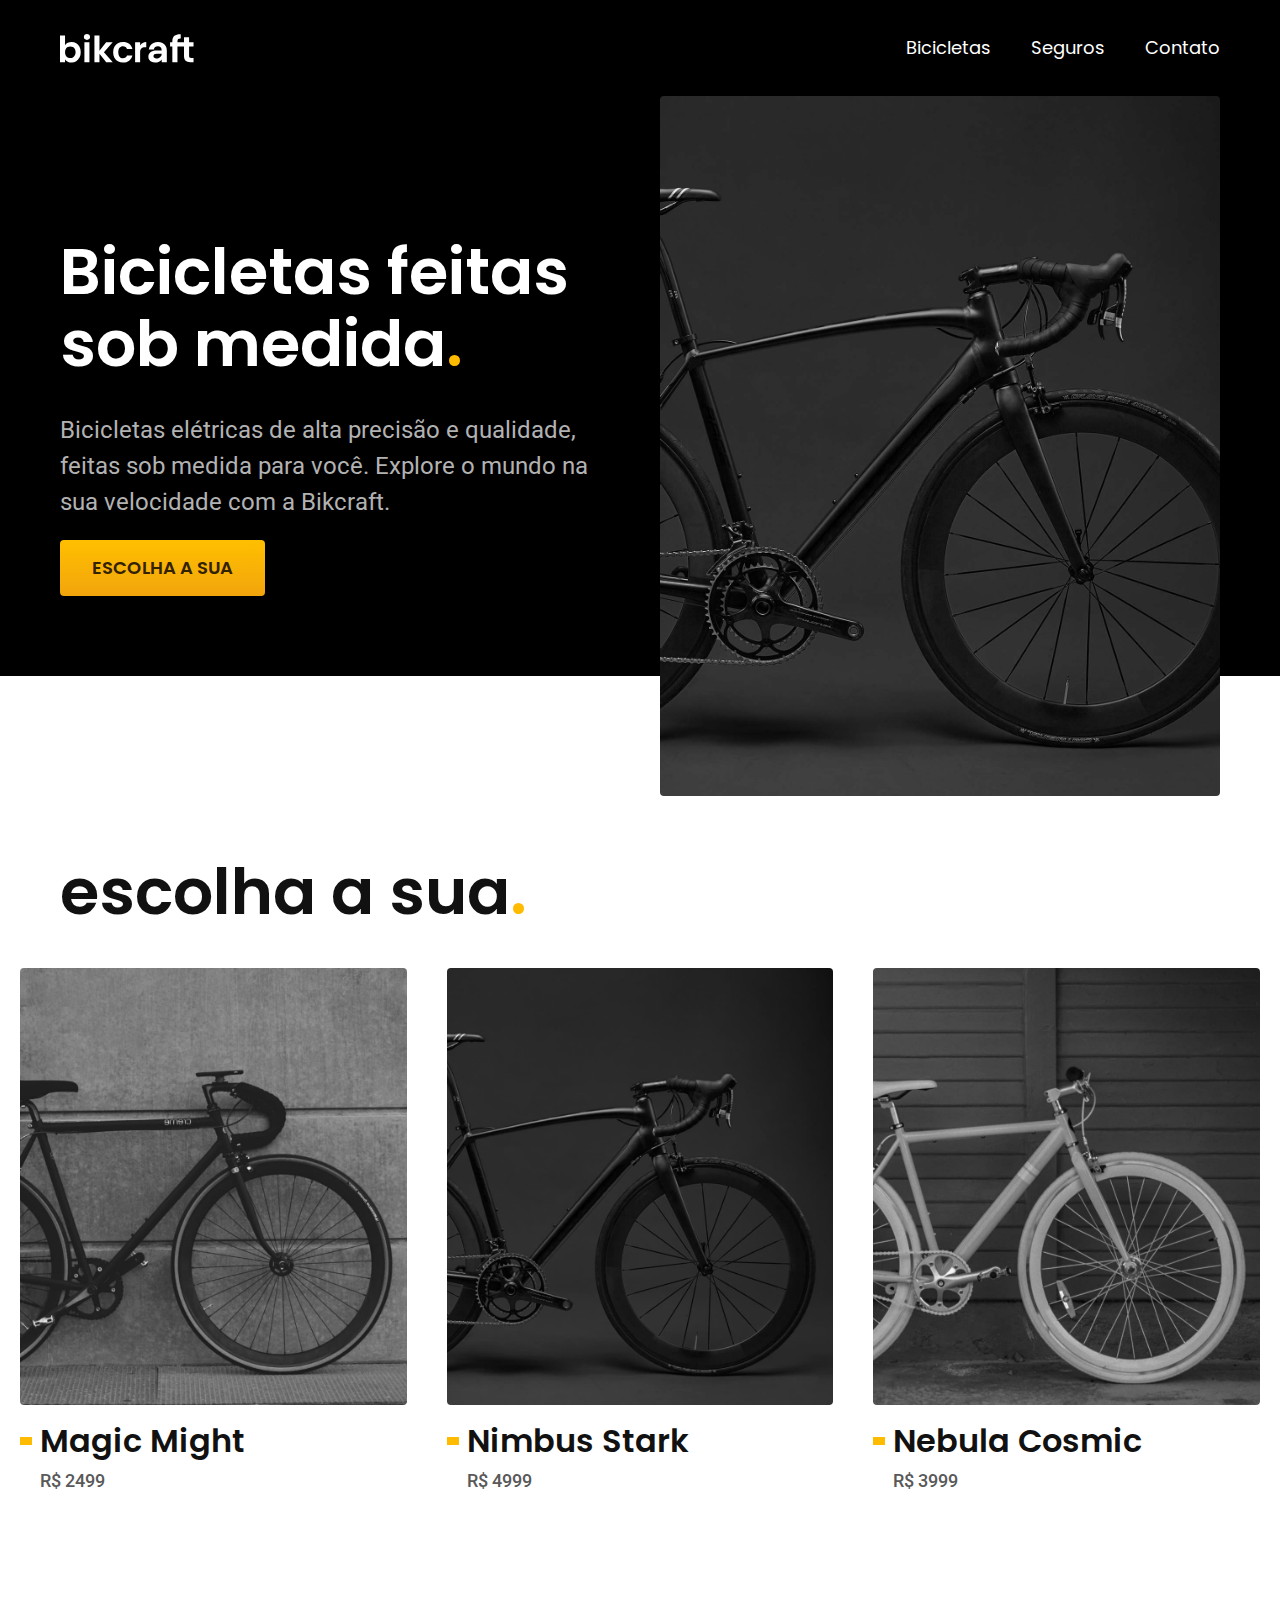
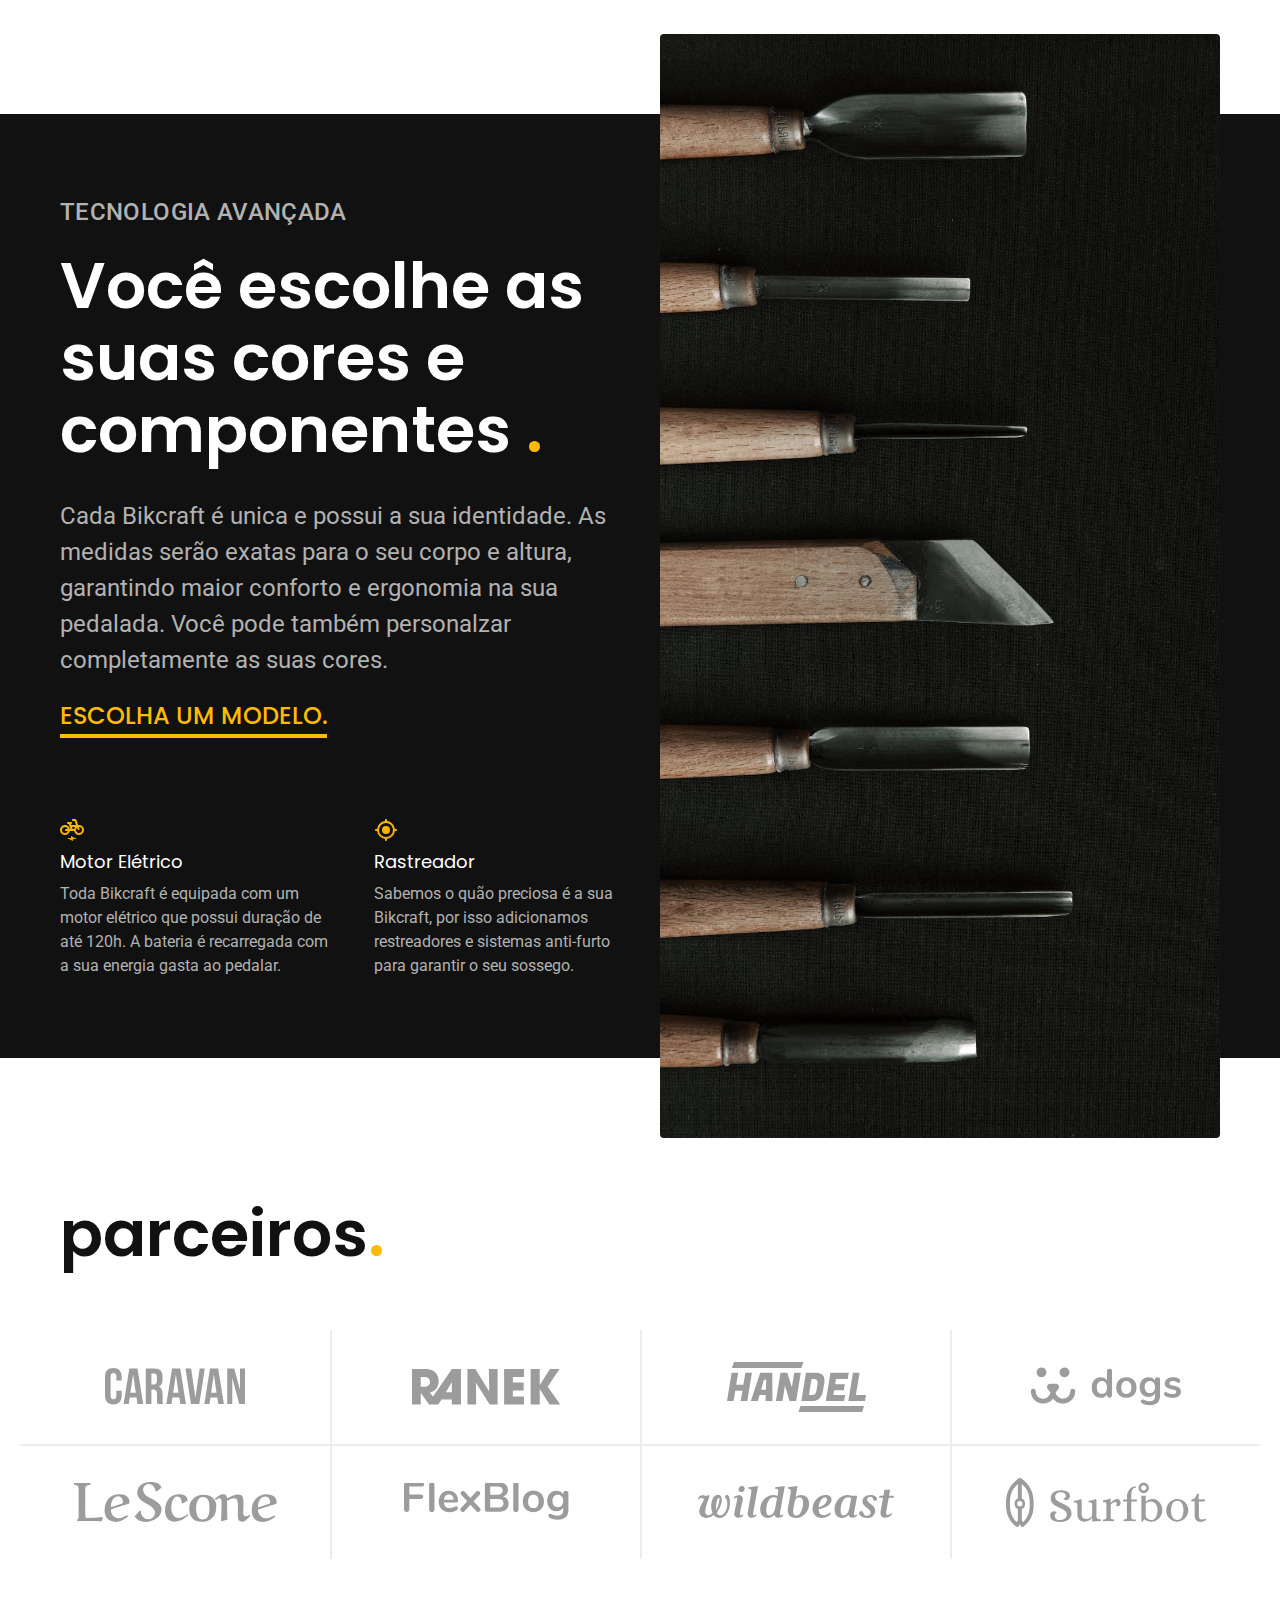
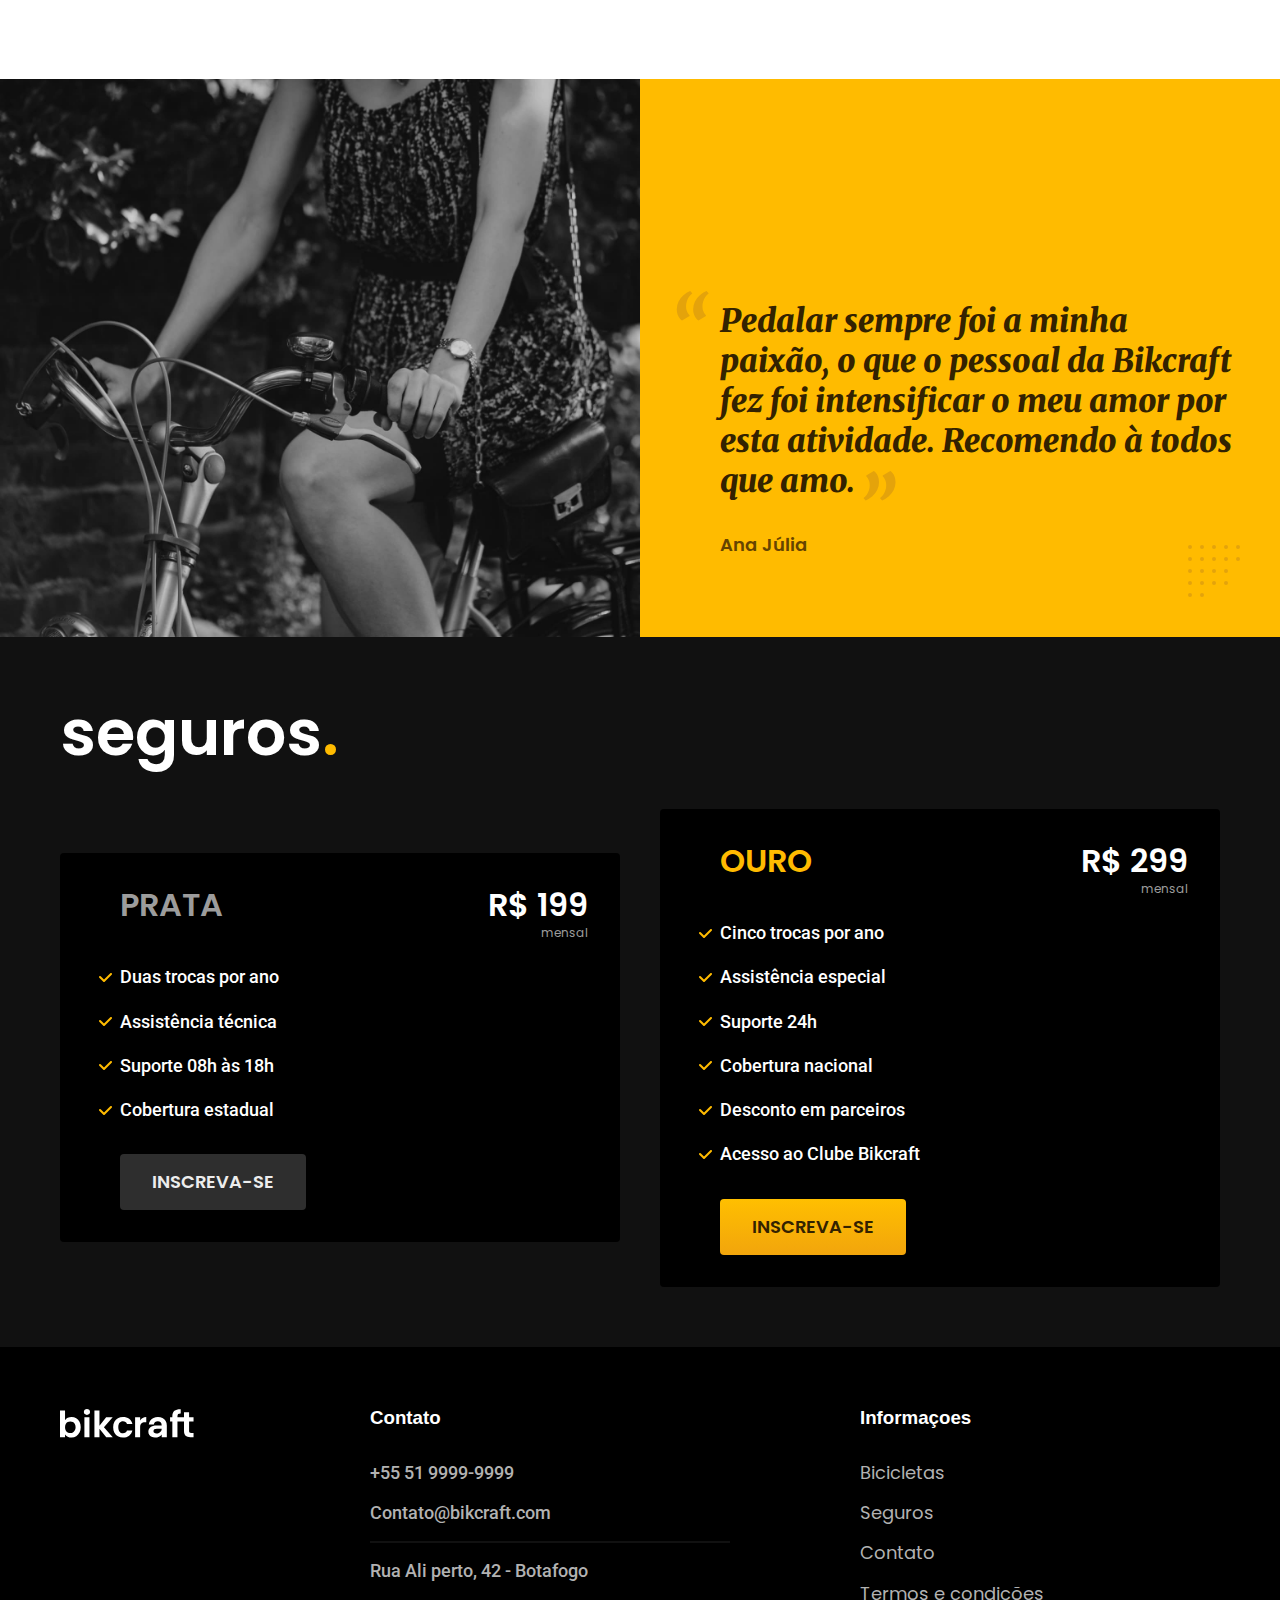
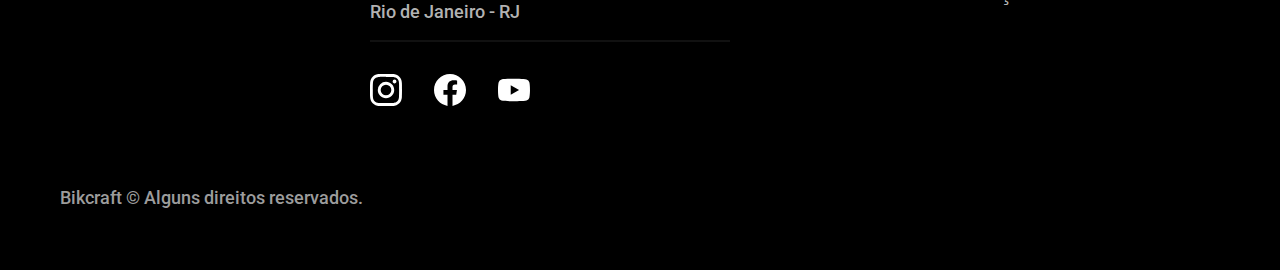
<file: index.html>
<!DOCTYPE html>
<html lang="pt-BR">

<head>
  <meta charset="UTF-8">
  <meta http-equiv="X-UA-Compatible" content="IE=edge">
  <meta name="viewport" content="width=device-width, initial-scale=1.0">

  <title>Bikcraft - Bicicletas Elétricas</title>
  <meta name="description" content="Biciletas elétricas de alta precisão e qualidade, feitas sob medida para o cliente. Explore o mundo na sua velocidade com a Bikcraft.">

  <link rel="icon" href="./img/favicon-bik.svg" type="image/svg+xml">
  <link rel="preload" href="./css/style.min.css" as="style">
  <link rel="stylesheet" href="./css/style.min.css">

  <link rel="preconnect" href="https://fonts.googleapis.com">
  <link rel="preconnect" href="https://fonts.gstatic.com" crossorigin>
  <link href="https://fonts.googleapis.com/css2?family=Merriweather:ital,wght@1,900&family=Poppins:wght@400;600&family=Roboto:wght@400;500&display=swap" rel="stylesheet">

  <script>document.documentElement.classList.add('js')</script>
</head>

<body>
  <header class="header-bg">
    <div class="header container">
      <a href="./">
        <img src="./img/bikcraft.svg" width="136" height="32" alt="Bikcraft">
      </a>

      <nav aria-label="primaria">
        <ul class="header-menu font-1-m cor-0">
          <li><a href="./bicicletas.html">Bicicletas</a></li>
          <li><a href="./seguros.html">Seguros</a></li>
          <li><a href="./contato.html">Contato</a></li>
        </ul>
      </nav>
    </div>
  </header>

  <main class="introducao-bg">
    <div class="introducao container">
      <div class="introducao-conteudo">
        <h1 class="texto-grande cor-0 fadeInDown" data-anime="200">Bicicletas feitas sob medida<span class="cor-p1">.</span></h1>
        <p class="texto-medio cor-5 fadeInDown" data-anime="400">Bicicletas elétricas de alta precisão e qualidade, feitas sob medida para você. Explore o mundo na sua velocidade com a Bikcraft.</p>
        <a class="botao fadeInDown" data-anime="600" href="./bicicletas.html">Escolha a sua</a>
      </div>
      <picture data-anime="800" class="fadeInDown">
        <!-- Responsividade abaixo de 800px carrega outra imagem menor -->
        <source media="(max-width: 800px)" srcset="./img/bicicletas/nimbus.jpg">
        <img src="./img/fotos/introducao.jpg" width="1280" height="1600" alt="Bicicleta elétrica preta.">
      </picture>
    </div>
  </main>

  <article class="bicicletas-lista">
    <h2 class="container texto-grande">escolha a sua<span class="cor-p1">.</span></h2>

    <ul>
      <li>
        <a href="./bicicletas/magic.html">
          <img src="./img/bicicletas/magic-home.jpg" width="920" height="1040" alt="Bicicleta preta">
          <h3 class="font-1-xl">Magic Might</h3>
          <span class="font-2-m cor-8">R$ 2499</span>
        </a>
      </li>
      <li>
        <a href="./bicicletas/nimbus.html">
          <img src="./img/bicicletas/nimbus-home.jpg" width="920" height="1040" alt="Bicicleta preta">
          <h3 class="font-1-xl">Nimbus Stark</h3>
          <span class="font-2-m cor-8">R$ 4999</span>
        </a>
      </li>
      <li>
        <a href="./bicicletas/nebula.html">
          <img src="./img/bicicletas/nebula-home.jpg" width="920" height="1040" alt="Bicicleta preta">
          <h3 class="font-1-xl">Nebula Cosmic</h3>
          <span class="font-2-m cor-8">R$ 3999</span>
        </a>
      </li>
    </ul>
  </article>

  <article class="tecnologia-bg">
    <div class="tecnologia container">
      <div class="tecnologia-conteudo">
        <span class="font-2-l-b cor-5">Tecnologia Avançada</span>
        <h2 class="texto-grande cor-0">Você escolhe as suas cores e componentes
          <span class="cor-p1">.</span>
        </h2>
        <p class="font-2-l cor-5">Cada Bikcraft é unica e possui a sua identidade. As medidas serão exatas para o seu corpo e altura, garantindo maior conforto e ergonomia na sua pedalada. Você pode também personalzar completamente as suas cores.</p>
        <a class="link" href="./bicicletas.html">Escolha um modelo.</a>
        <div class="tecnologia-vantagens">
          <div>
            <img src="./img/icones/eletrica.svg" width="24" height="24" alt="">
            <h3 class="font-1-m cor-0">Motor Elétrico</h3>
            <p class="font-2-s cor-5">Toda Bikcraft é equipada com um motor elétrico que possui duração de até 120h. A bateria é recarregada com a sua energia gasta ao pedalar.</p>
          </div>
          <div>
            <img src="./img/icones/rastreador.svg" width="24" height="24" alt="">
            <h3 class="font-1-m cor-0">Rastreador</h3>
            <p class="font-2-s cor-5">Sabemos o quão preciosa é a sua Bikcraft, por isso adicionamos restreadores e sistemas anti-furto para garantir o seu sossego.</p>
          </div>
        </div>
      </div>
      <div class="tecnologia-imagem">
        <img src="./img/fotos/tecnologia.jpg" width="1200" height="1920" alt="">
      </div>
    </div>
  </article>

  <section class="parceiros" aria-label="Nossos Parceiros">
    <h2 class="container texto-grande">parceiros<span class="cor-p1">.</span></h2>

    <ul>
      <li><img src="./img/parceiros/caravan.svg" width="140" height="38" alt="caravan"></li>
      <li><img src="./img/parceiros/ranek.svg" width="149" height="36" alt="renek"></li>
      <li><img src="./img/parceiros/handel.svg" width="139" height="50" alt="handel"></li>
      <li><img src="./img/parceiros/dogs.svg" width="152" height="39" alt="dogs"></li>
      <li><img src="./img/parceiros/lescone.svg" width="204" height="41" alt="lescone"></li>
      <li><img src="./img/parceiros/flexblog.svg" width="165" height="38" alt="flexblog"></li>
      <li><img src="./img/parceiros/wildbeast.svg" width="196" height="34" alt="wildbeast"></li>
      <li><img src="./img/parceiros/surfbot.svg" width="200" height="49" alt="surfbot"></li>
    </ul>
  </section>

  <section class="depoimento" aria-label="Depoimento">
    <div>
      <img src="./img/fotos/depoimento.jpg" width="1560" height="1360" alt="Pessoa pedalando uma Bikcraft">
    </div>
    <div class="depoimento-conteudo">
      <blockquote class="font-1-xl cor-p5">
        <p>Pedalar sempre foi a minha paixão, o que o pessoal da Bikcraft fez foi intensificar o meu amor por esta atividade. Recomendo à todos que amo.</p>
      </blockquote>
      <span class="font-1-m-b cor-p4">Ana Júlia</span>
    </div>
  </section>

  <article class="seguros-bg">
    <div class="seguros container">
      <h2 class="texto-grande cor-0">seguros<span class="cor-p1">.</span></h2>
      <div class="seguros-item">
        <h3 class="font-1-xl cor-6">PRATA</h3>
        <span class="font-1-xl cor-0">R$ 199 <span class="font-1-xs cor-6">mensal</span></span>
        <ul class="font-2-m cor-0">
          <li>Duas trocas por ano</li>
          <li>Assistência técnica</li>
          <li>Suporte 08h às 18h</li>
          <li>Cobertura estadual</li>
        </ul>
        <a class="botao secundario" href="./orcamento.html">Inscreva-se</a>
      </div>
      <div class="seguros-item">
        <h3 class="font-1-xl cor-p1">OURO</h3>
        <span class="font-1-xl cor-0">R$ 299 <span class="font-1-xs cor-6">mensal</span></span>
        <ul class="font-2-m cor-0">
          <li>Cinco trocas por ano</li>
          <li>Assistência especial</li>
          <li>Suporte 24h</li>
          <li>Cobertura nacional</li>
          <li>Desconto em parceiros</li>
          <li>Acesso ao Clube Bikcraft</li>
        </ul>
        <a class="botao" href="./orcamento.html">Inscreva-se</a>
      </div>
    </div>
  </article>

  <footer class="footer-bg">
    <div class="footer container">
      <img src="./img/bikcraft.svg" width="136" height="32" alt="Bikcraft">
      <div class="footer-contato">
        <h3 class="font-2-1-b cor-0">Contato</h3>
        <ul class="font-2-m cor-5">
          <li><a href="tel:+555199999999">+55 51 9999-9999</a></li>
          <li><a href="mailto:Contato@bikcraft.com">Contato@bikcraft.com</a></li>
          <li>Rua Ali perto, 42 - Botafogo</li>
          <li>Rio de Janeiro - RJ</li>
        </ul>
        <div class="footer-redes">
          <a href="./">
            <img src="./img/redes/instagram.svg" width="32" height="32" alt="Instagram">
          </a>
          <a href="./">
            <img src="./img/redes/facebook.svg" width="32" height="32" alt="Facebook">
          </a>
          <a href="./">
            <img src="./img/redes/youtube.svg" width="32" height="32" alt="Youtube">
          </a>
        </div>
      </div>
      <div class="footer-informacoes">
        <h3 class="font-2-1-b cor-0">Informaçoes</h3>
        <nav>
          <ul class="font-1-m cor-5">
            <li><a href="./bicicletas.html">Bicicletas</a></li>
            <li><a href="./seguros.html">Seguros</a></li>
            <li><a href="./contato.html">Contato</a></li>
            <li><a href="./termos.html">Termos e condições</a></li>
          </ul>
        </nav>
      </div>
      <p class="footer-copy font-2-m cor-6">Bikcraft © Alguns direitos reservados.</p>
    </div>
  </footer>
  <script src="./js/plugins/simple-anime.js"></script>
  <script src="./js/script.js"></script>
</body>

</html>
</file>
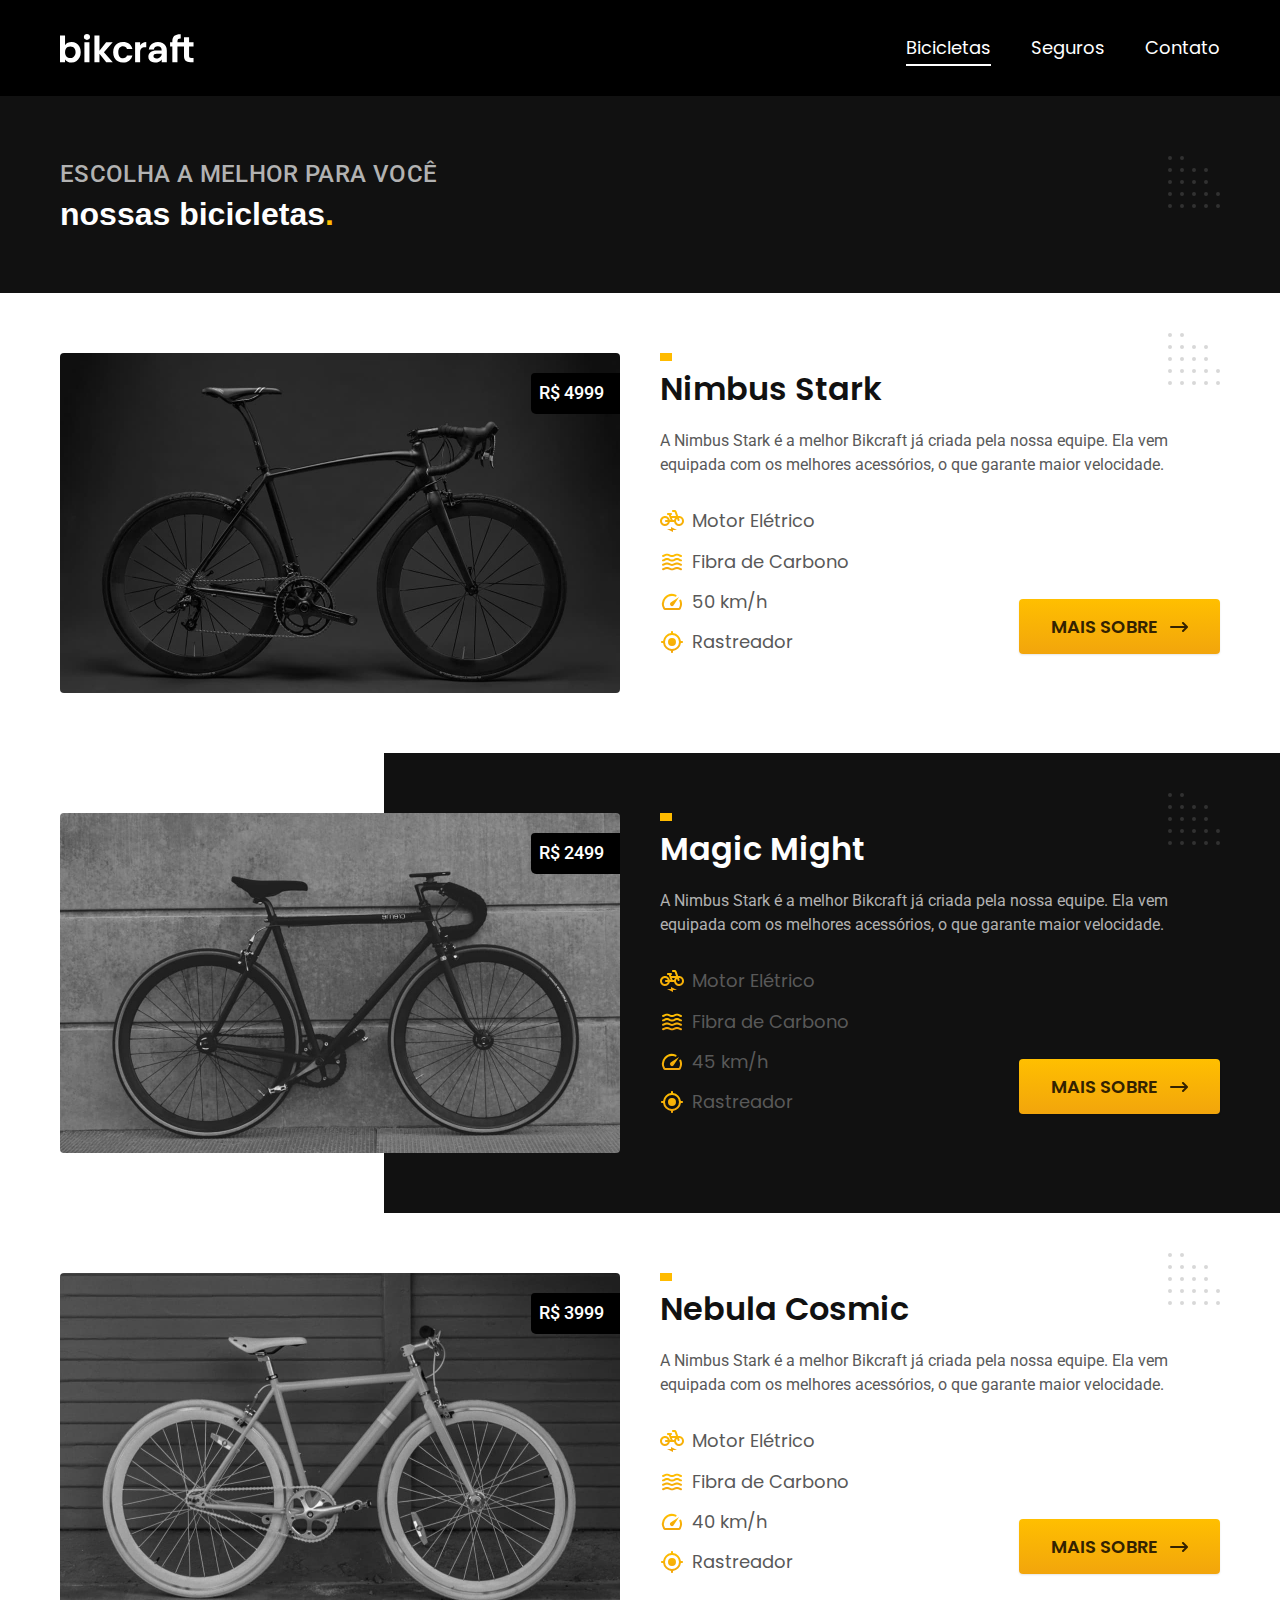
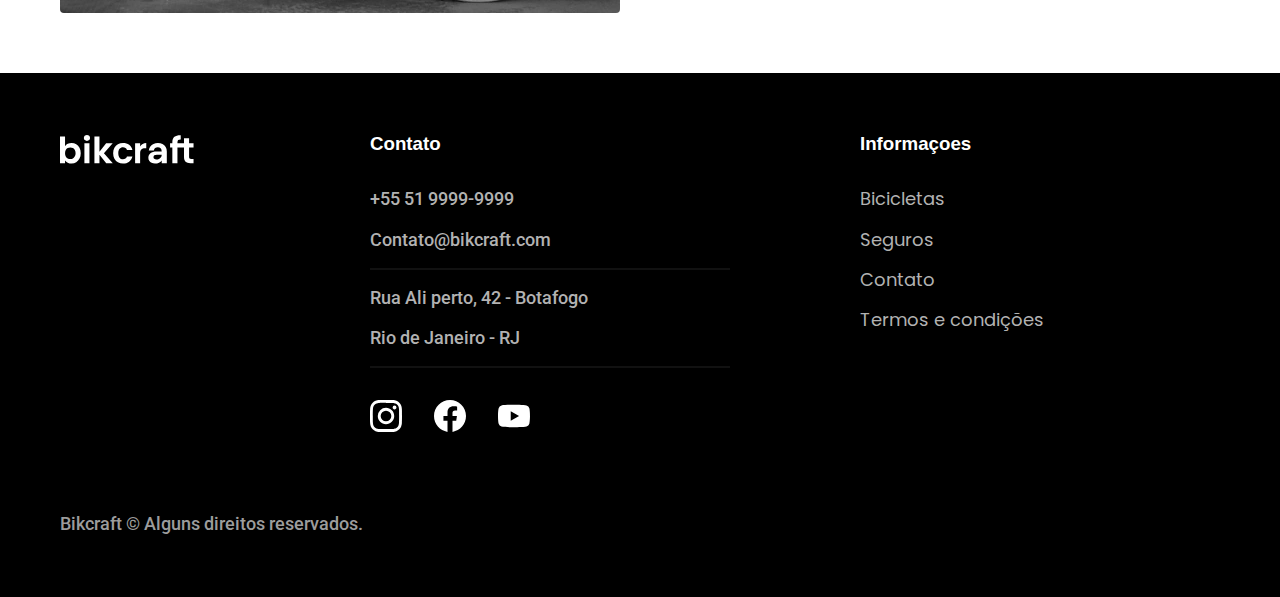
<file: bicicletas.html>
<!DOCTYPE html>
<html lang="pt-BR">

<head>
  <meta charset="UTF-8">
  <meta http-equiv="X-UA-Compatible" content="IE=edge">
  <meta name="viewport" content="width=device-width, initial-scale=1.0">
  <meta name="description" content="Termos e condições.">
  <title>Bicicletas | Bikcraft</title>

  <link rel="icon" href="./img/favicon-bik.svg" type="image/svg+xml">
  <link rel="preload" href="./css/style.min.css" as="style">
  <link rel="stylesheet" href="./css/style.min.css">

  <link rel="preconnect" href="https://fonts.googleapis.com">
  <link rel="preconnect" href="https://fonts.gstatic.com" crossorigin>
  <link href="https://fonts.googleapis.com/css2?family=Merriweather:ital,wght@1,900&family=Poppins:wght@400;600&family=Roboto:wght@400;500&display=swap" rel="stylesheet">
  <script>document.documentElement.classList.add('js')</script>
</head>

<body id="bicicletas">
  <header class="header-bg">
    <div class="header container">
      <a href="./">
        <img src="./img/bikcraft.svg" width="136" height="36" alt="Bikcraft">
      </a>

      <nav aria-label="primaria">
        <ul class="header-menu font-1-m cor-0">
          <li><a href="./bicicletas.html">Bicicletas</a></li>
          <li><a href="./seguros.html">Seguros</a></li>
          <li><a href="./contato.html">Contato</a></li>
        </ul>
      </nav>
    </div>
  </header>

  <main>
    <div class="titulo-bg">
      <div class="titulo container">
        <p class="font-2-l-b cor-5">Escolha a melhor para você</p>
        <h1 class="fonte-grande cor-0">nossas bicicletas<span class="cor-p1">.</span></h1>
      </div>
    </div>

    <div class="bicicletas container">
      <div class="bicicletas-imagem">
        <img src="./img/bicicletas/nimbus.jpg" width="1120" height="680" alt="Bicicleta preta">
        <span class="font-2-m cor-0">R$ 4999</span>
      </div>
      <div class="bicicletas-conteudo">
        <h2 class="font-1-xl">Nimbus Stark</h2>
        <p class="font-2-s cor-8">A Nimbus Stark é a melhor Bikcraft já criada pela nossa equipe. Ela vem equipada com os melhores acessórios, o que garante maior velocidade.</p>
        <ul class="font-1-m cor-8">
          <li>
            <img src="./img/icones/eletrica.svg" width="24" height="24" alt="">
            Motor Elétrico
          </li>
          <li>
            <img src="./img/icones/carbono.svg" width="24" height="24" alt="">
            Fibra de Carbono
          </li>
          <li>
            <img src="./img/icones/velocidade.svg" width="24" height="24" alt="">
            50 km/h
          </li>
          <li>
            <img src="./img/icones/rastreador.svg" width="24" height="24" alt="">
            Rastreador
          </li>
        </ul>
        <a class="botao seta" href="./bicicletas/nimbus.html">Mais Sobre</a>
      </div>
    </div>


    <div class="bicicletas-bg">
      <div class="bicicletas container">
        <div class="bicicletas-imagem">
          <img src="./img/bicicletas/magic.jpg" width="1120" height="680" alt="Bicicleta preta">
          <span class="font-2-m cor-0">R$ 2499</span>
        </div>
        <div class="bicicletas-conteudo">
          <h2 class="font-1-xl cor-0">Magic Might</h2>
          <p class="font-2-s cor-5">A Nimbus Stark é a melhor Bikcraft já criada pela nossa equipe. Ela vem equipada com os melhores acessórios, o que garante maior velocidade.</p>
          <ul class="font-1-m cor-8">
            <li>
              <img src="./img/icones/eletrica.svg" width="24" height="24" alt="">
              Motor Elétrico
            </li>
            <li>
              <img src="./img/icones/carbono.svg" width="24" height="24" alt="">
              Fibra de Carbono
            </li>
            <li>
              <img src="./img/icones/velocidade.svg" width="24" height="24" alt="">
              45 km/h
            </li>
            <li>
              <img src="./img/icones/rastreador.svg" width="24" height="24" alt="">
              Rastreador
            </li>
          </ul>
          <a class="botao seta" href="./bicicletas/magic.html">Mais Sobre</a>
        </div>
      </div>
    </div>


    <div class="bicicletas container">
      <div class="bicicletas-imagem">
        <img src="./img/bicicletas/nebula.jpg" width="1120" height="680" alt="Bicicleta branca">
        <span class="font-2-m cor-0">R$ 3999</span>
      </div>
      <div class="bicicletas-conteudo">
        <h2 class="font-1-xl">Nebula Cosmic</h2>
        <p class="font-2-s cor-8">A Nimbus Stark é a melhor Bikcraft já criada pela nossa equipe. Ela vem equipada com os melhores acessórios, o que garante maior velocidade.</p>
        <ul class="font-1-m cor-8">
          <li>
            <img src="./img/icones/eletrica.svg" width="24" height="24" alt="">
            Motor Elétrico
          </li>
          <li>
            <img src="./img/icones/carbono.svg" width="24" height="24" alt="">
            Fibra de Carbono
          </li>
          <li>
            <img src="./img/icones/velocidade.svg" width="24" height="24" alt="">
            40 km/h
          </li>
          <li>
            <img src="./img/icones/rastreador.svg" width="24" height="24" alt="">
            Rastreador
          </li>
        </ul>
        <a class="botao seta" href="./bicicletas/nebula.html">Mais Sobre</a>
      </div>
    </div>

  </main>

  <footer class="footer-bg">
    <div class="footer container">
      <img src="./img/bikcraft.svg" width="136" height="32" alt="Bikcraft">
      <div class="footer-contato">
        <h3 class="font-2-1-b cor-0">Contato</h3>
        <ul class="font-2-m cor-5">
          <li><a href="tel:+555199999999">+55 51 9999-9999</a></li>
          <li><a href="mailto:Contato@bikcraft.com">Contato@bikcraft.com</a></li>
          <li>Rua Ali perto, 42 - Botafogo</li>
          <li>Rio de Janeiro - RJ</li>
        </ul>
        <div class="footer-redes">
          <a href="./">
            <img src="./img/redes/instagram.svg" width="32" height="32" alt="Instagram">
          </a>
          <a href="./">
            <img src="./img/redes/facebook.svg" width="32" height="32" alt="Facebook">
          </a>
          <a href="./">
            <img src="./img/redes/youtube.svg" width="32" height="32" alt="Youtube">
          </a>
        </div>
      </div>
      <div class="footer-informacoes">
        <h3 class="font-2-1-b cor-0">Informaçoes</h3>
        <nav>
          <ul class="font-1-m cor-5">
            <li><a href="./bicicletas.html">Bicicletas</a></li>
            <li><a href="./seguros.html">Seguros</a></li>
            <li><a href="./contato.html">Contato</a></li>
            <li><a href="./termos.html">Termos e condições</a></li>
          </ul>
        </nav>
      </div>
      <p class="footer-copy font-2-m cor-6">Bikcraft © Alguns direitos reservados.</p>
    </div>
  </footer>
  <script src="./js/script.js"></script>
</body>

</html>
</file>
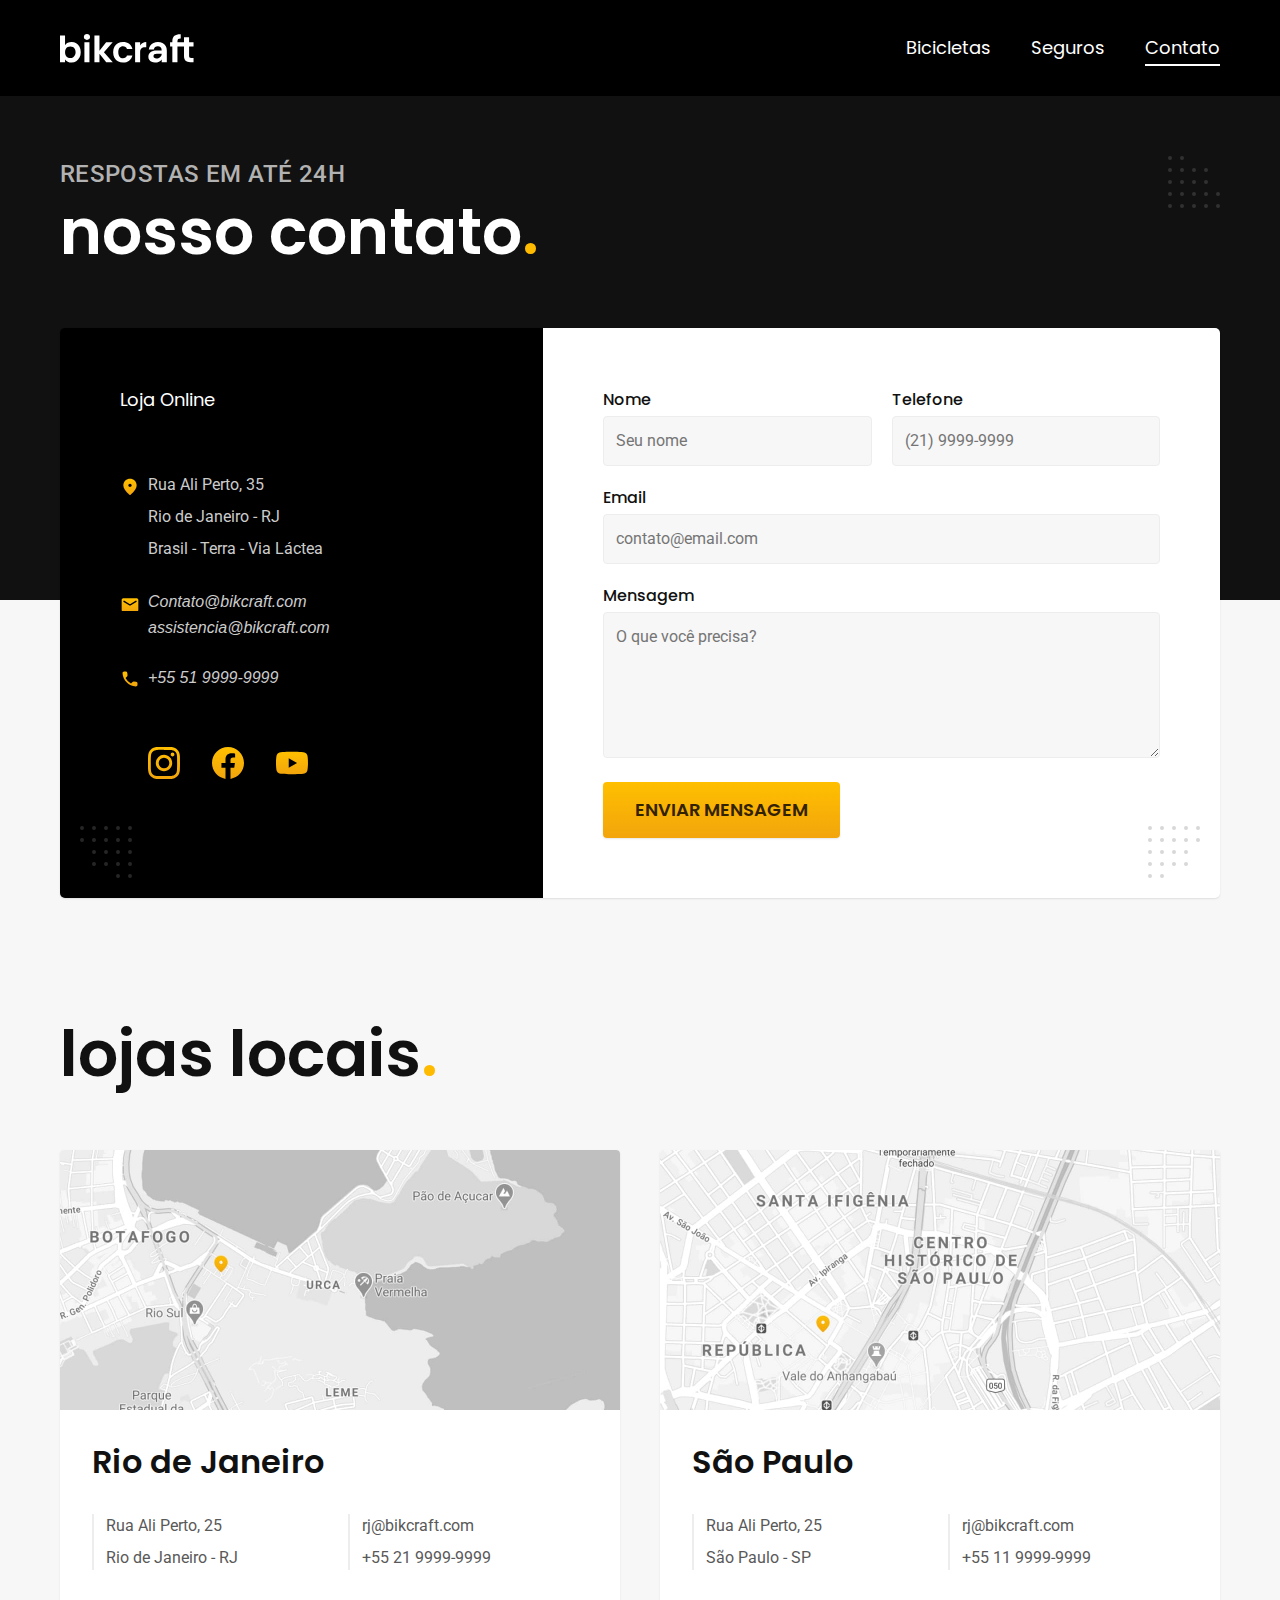
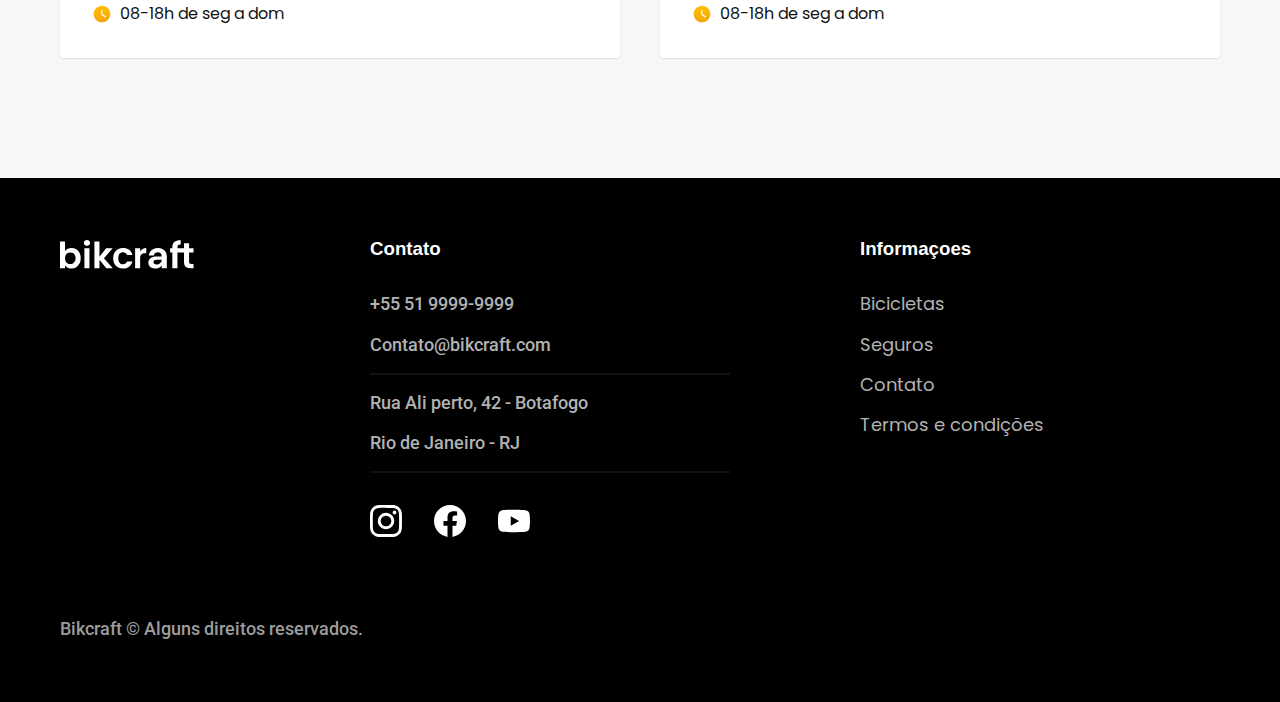
<file: contato.html>
<!DOCTYPE html>
<html lang="pt-BR">

<head>
  <meta charset="UTF-8">
  <meta http-equiv="X-UA-Compatible" content="IE=edge">
  <meta name="viewport" content="width=device-width, initial-scale=1.0">
  <meta name="description" content="Contato.">
  <title>Contato | Bikcraft</title>

  <link rel="icon" href="./img/favicon-bik.svg" type="image/svg+xml">
  <link rel="preload" href="./css/style.min.css" as="style">
  <link rel="stylesheet" href="./css/style.min.css">

  <link rel="preconnect" href="https://fonts.googleapis.com">
  <link rel="preconnect" href="https://fonts.gstatic.com" crossorigin>
  <link href="https://fonts.googleapis.com/css2?family=Merriweather:ital,wght@1,900&family=Poppins:wght@400;600&family=Roboto:wght@400;500&display=swap" rel="stylesheet">
  <script>document.documentElement.classList.add('js')</script>
</head>

<body id="contato">
  <header class="header-bg">
    <div class="header container">
      <a href="./">
        <img src="./img/bikcraft.svg" width="136" height="32" alt="Bikcraft">
      </a>

      <nav aria-label="primaria">
        <ul class="header-menu font-1-m cor-0">
          <li><a href="./bicicletas.html">Bicicletas</a></li>
          <li><a href="./seguros.html">Seguros</a></li>
          <li><a href="./contato.html">Contato</a></li>
        </ul>
      </nav>
    </div>
  </header>

  <main>
    <div class="titulo-bg">
      <div class="titulo container">
        <p class="font-2-l-b cor-5">Respostas em até 24h</p>
        <h1 class="texto-grande cor-0">nosso contato<span class="cor-p1">.</span></h1>
      </div>
    </div>

    <div class="contato container">
      <section class="contato-dados" aria-label="Endereço">
        <h2 class="font-1-m cor-0">Loja Online</h2>
        <div class="contato-endereco font-2-s cor-4">
          <p>Rua Ali Perto, 35</p>
          <p>Rio de Janeiro - RJ</p>
          <p>Brasil - Terra - Via Láctea</p>
        </div>
        <address class="contato-meios cont-2-s cor-4">
          <a href="mailto:contato@bikcraft.com">Contato@bikcraft.com</a>
          <a href="mailto:assistencia@bikcraft.com">assistencia@bikcraft.com</a>
          <a href="tel:+555199999999">+55 51 9999-9999</a>
        </address>
        <div class="contato-redes">
          <a href="./">
            <img src="./img/redes/instagram-p.svg" width="32" height="32" alt="Instagram">
          </a>
          <a href="./">
            <img src="./img/redes/facebook-p.svg" width="32" height="32" alt="Facebook">
          </a>
          <a href="./">
            <img src="./img/redes/youtube-p.svg" width="32" height="32" alt="Youtube">
          </a>
        </div>
      </section>
      <section class="contato-formulario" aria-label="Formulário">
        <form class="form" action="./enviar.php" method="post">
          <div>
            <label for="nome">Nome</label>
            <input type="text" id="nome" name="nome" placeholder="Seu nome">
          </div>
          <div>
            <label for="nome">Telefone</label>
            <input type="text" id="telefone" name="telefone" placeholder="(21) 9999-9999">
          </div>
          <div class="col-2">
            <label for="nome">Email</label>
            <input type="email" id="email" name="email" placeholder="contato@email.com" required>
          </div>
          <div class="col-2">
            <label for="mensagem">Mensagem</label>
            <textarea rows="5" id="mensagem" name="mensagem" placeholder="O que você precisa?"></textarea>
          </div>
          <button class="botao col-2">Enviar Mensagem</button>
        </form>
      </section>
    </div>
  </main>

  <article class="lojas container">
    <h2 class="texto-grande">lojas locais<span class="cor-p1">.</span></h2>
    <div class="lojas-item">
      <img src="./img/lojas/rj.jpg" width="1120" height="520" alt="mapa marcando o endereço em Rua Ali perto, 25 - Rio de Janeiro - RJ">
      <div class="lojas-conteudo">
        <h3 class="font-1-xl">Rio de Janeiro</h3>
        <div class="lojas-dados font-2-s cor-8">
          <p>Rua Ali Perto, 25</p>
          <p>Rio de Janeiro - RJ</p>
        </div>
        <div class="lojas-dados font-2-s cor-8">
          <a href="mailto:rj@bikcraft.com">rj@bikcraft.com</a>
          <a href="tel:+552199999999">+55 21 9999-9999</a>
        </div>
        <p class="lojas-tempo font-1-s"><img src="./img/icones/horario.svg" width="20" height="20" alt="">08-18h de seg a dom</p>
      </div>
    </div>

    <div class="lojas-item">
      <img src="./img/lojas/sp.jpg" width="1120" height="520" alt="mapa marcando o endereço em Rua Ali perto, 25 - São Paulo - SP">
      <div class="lojas-conteudo">
        <h3 class="font-1-xl">São Paulo</h3>
        <div class="lojas-dados font-2-s cor-8">
          <p>Rua Ali Perto, 25</p>
          <p>São Paulo - SP</p>
        </div>
        <div class="lojas-dados font-2-s cor-8">
          <a href="mailto:sp@bikcraft.com">rj@bikcraft.com</a>
          <a href="tel:+551199999999">+55 11 9999-9999</a>
        </div>
        <p class="lojas-tempo font-1-s"><img src="./img/icones/horario.svg" width="20" height="20" alt="">08-18h de seg a dom</p>
      </div>
    </div>
  </article>

  <footer class="footer-bg">
    <div class="footer container">
      <img src="./img/bikcraft.svg" width="136" height="32" alt="Bikcraft">
      <div class="footer-contato">
        <h3 class="font-2-1-b cor-0">Contato</h3>
        <ul class="font-2-m cor-5">
          <li><a href="tel:+555199999999">+55 51 9999-9999</a></li>
          <li><a href="mailto:Contato@bikcraft.com">Contato@bikcraft.com</a></li>
          <li>Rua Ali perto, 42 - Botafogo</li>
          <li>Rio de Janeiro - RJ</li>
        </ul>
        <div class="footer-redes">
          <a href="./">
            <img src="./img/redes/instagram.svg" width="32" height="32" alt="Instagram">
          </a>
          <a href="./">
            <img src="./img/redes/facebook.svg" width="32" height="32" alt="Facebook">
          </a>
          <a href="./">
            <img src="./img/redes/youtube.svg" width="32" height="32" alt="Youtube">
          </a>
        </div>
      </div>
      <div class="footer-informacoes">
        <h3 class="font-2-1-b cor-0">Informaçoes</h3>
        <nav>
          <ul class="font-1-m cor-5">
            <li><a href="./bicicletas.html">Bicicletas</a></li>
            <li><a href="./seguros.html">Seguros</a></li>
            <li><a href="./contato.html">Contato</a></li>
            <li><a href="./termos.html">Termos e condições</a></li>
          </ul>
        </nav>
      </div>
      <p class="footer-copy font-2-m cor-6">Bikcraft © Alguns direitos reservados.</p>
    </div>
  </footer>
  <script src="./js/script.js"></script>
  <script src="./js/formulario.js"></script>
</body>

</html>
</file>
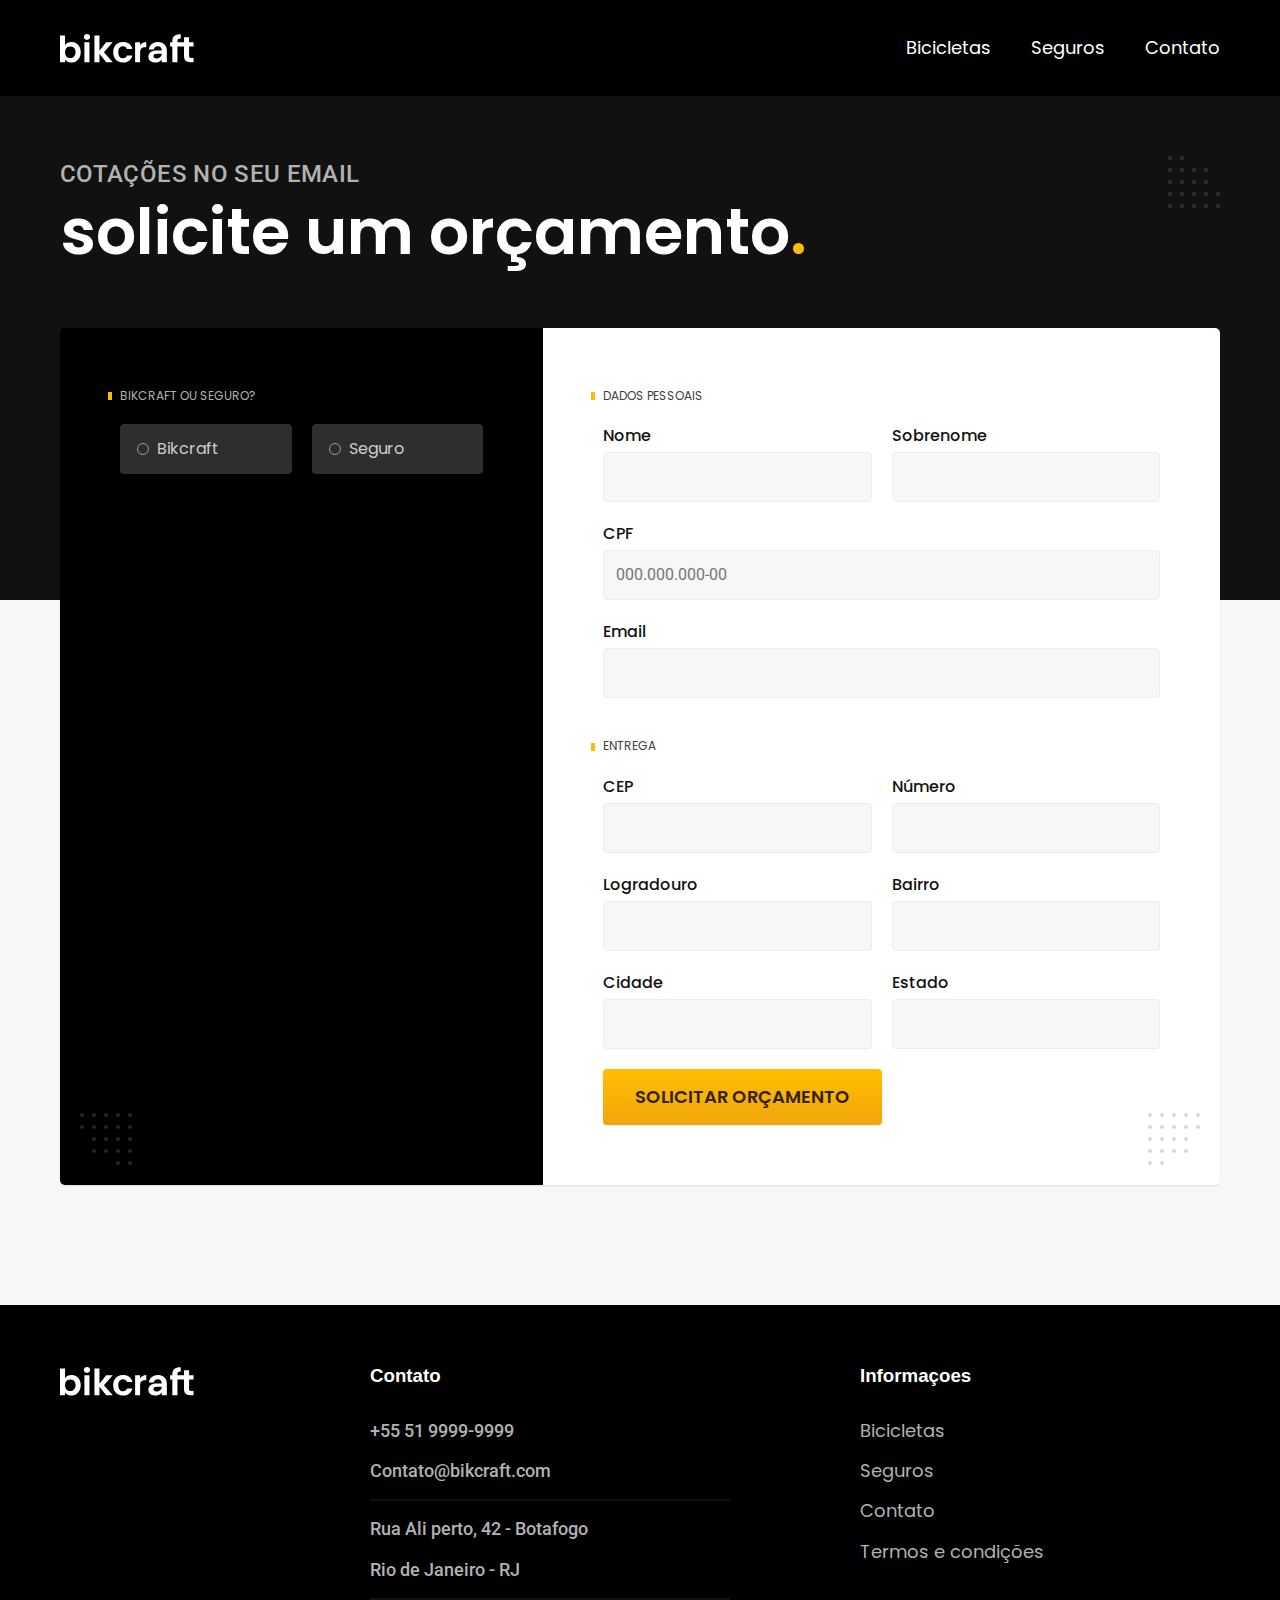
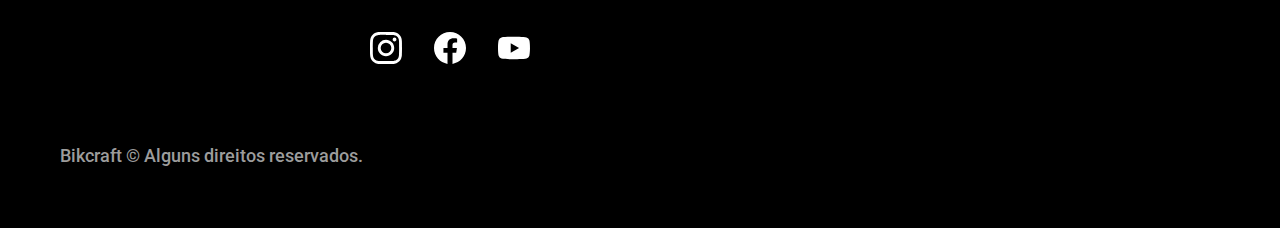
<file: orcamento.html>
<!DOCTYPE html>
<html lang="pt-BR">

<head>
  <meta charset="UTF-8">
  <meta http-equiv="X-UA-Compatible" content="IE=edge">
  <meta name="viewport" content="width=device-width, initial-scale=1.0">
  <meta name="description" content="Orçamento.">
  <title>Orçamento | Bikcraft</title>

  <link rel="icon" href="./img/favicon-bik.svg" type="image/svg+xml">
  <link rel="preload" href="./css/style.min.css" as="style">
  <link rel="stylesheet" href="./css/style.min.css">

  <link rel="preconnect" href="https://fonts.googleapis.com">
  <link rel="preconnect" href="https://fonts.gstatic.com" crossorigin>
  <link href="https://fonts.googleapis.com/css2?family=Merriweather:ital,wght@1,900&family=Poppins:wght@400;600&family=Roboto:wght@400;500&display=swap" rel="stylesheet">
  <script>document.documentElement.classList.add('js')</script>
</head>

<body id="orcamento">
  <header class="header-bg">
    <div class="header container">
      <a href="./">
        <img src="./img/bikcraft.svg" width="136" height="32" alt="Bikcraft">
      </a>

      <nav aria-label="primaria">
        <ul class="header-menu font-1-m cor-0">
          <li><a href="./bicicletas.html">Bicicletas</a></li>
          <li><a href="./seguros.html">Seguros</a></li>
          <li><a href="./contato.html">Contato</a></li>
        </ul>
      </nav>
    </div>
  </header>

  <main>
    <div class="titulo-bg">
      <div class="titulo container">
        <p class="font-2-l-b cor-5">Cotações no seu email</p>
        <h1 class="texto-grande cor-0">solicite um orçamento<span class="cor-p1">.</span></h1>
      </div>
    </div>

    <form class="orcamento container" action="./enviar.php" method="post">
      <div class="orcamento-produto">
        <h2 class="font-1-xs cor-5">Bikcraft ou Seguro?</h2>

        <input type="radio" name="tipo" value="bikcraft" id="bikcraft">
        <label for="bikcraft">Bikcraft</label>

        <input type="radio" name="tipo" value="seguro" id="seguro"> <!-- Precisa ser o mesmo name, para ficar no mesmo grupo e poder ser selecionado um apenas-->
        <label for="seguro">Seguro</label>

        <div class="orcamento-conteudo" id="orcamento-bikcraft">
          <h2 class="font-1-xs cor-5">Escolha a sua</h2>

          <input type="radio" name="produto" value="nimbus" id="nimbus">
          <label for="nimbus">Nimbus Stark <span>R$ 4999</span></label>
          <div class="orcamento-detalhes">
            <ul class="font-1-xs cor-8">
              <li><img src="./img/icones/eletrica.svg" width="24" height="24" alt="">Motor Elétrico</li>
              <li><img src="./img/icones/carbono.svg" width="24" height="24" alt="">Fibra de Carbono</li>
              <li><img src="./img/icones/velocidade.svg" width="24" height="24" alt="">50 km/h</li>
              <li><img src="./img/icones/rastreador.svg" width="24" height="24" alt="">Rastreador</li>
            </ul>
            <img src="./img/bicicletas/nimbus.jpg" width="1120" height="680" alt="Bicicleta preta">
          </div>

          <input type="radio" name="produto" value="magic" id="magic">
          <label for="magic">Magic Might <span>R$ 2499</span></label>
          <div class="orcamento-detalhes">
            <ul class="font-1-xs cor-8">
              <li><img src="./img/icones/eletrica.svg" width="24" height="24" alt="">Motor Elétrico</li>
              <li><img src="./img/icones/carbono.svg" width="24" height="24" alt="">Fibra de Carbono</li>
              <li><img src="./img/icones/velocidade.svg" width="24" height="24" alt="">45 km/h</li>
              <li><img src="./img/icones/rastreador.svg" width="24" height="24" alt="">Rastreador</li>
            </ul>
            <img src="./img/bicicletas/magic.jpg" width="1120" height="680" alt="Bicicleta preta">
          </div>

          <input type="radio" name="produto" value="nebula" id="nebula">
          <label for="nebula">Nebula Cosmic <span>R$ 3999</span></label>
          <div class="orcamento-detalhes">
            <ul class="font-1-xs cor-8">
              <li><img src="./img/icones/eletrica.svg" width="24" height="24" alt="">Motor Elétrico</li>
              <li><img src="./img/icones/carbono.svg" width="24" height="24" alt="">Fibra de Carbono</li>
              <li><img src="./img/icones/velocidade.svg" width="24" height="24" alt="">40 km/h</li>
              <li><img src="./img/icones/rastreador.svg" width="24" height="24" alt="">Rastreador</li>
            </ul>
            <img src="./img/bicicletas/nebula.jpg" width="1120" height="680" alt="Bicicleta branca">
          </div>
        </div>

        <div class="orcamento-conteudo" id="orcamento-seguro">
          <h2 class="font-1-xs cor-5">Escolha o plano</h2>

          <input type="radio" name="produto" value="prata" id="prata">
          <label for="prata">Prata <span>R$ 199</span></label>

          <input type="radio" name="produto" value="ouro" id="ouro">
          <label for="ouro">Ouro <span>R$ 299</span></label>
        </div>
      </div>
      <div class="orcamento-dados form">
        <h2 class="font-1-xs cor-9 col-2">Dados pessoais</h2>
        <div>
          <label for="nome">Nome</label>
          <input type="text" id="nome" name="nome">
        </div>
        <div>
          <label for="sobrenome">Sobrenome</label>
          <input type="text" id="sobrenome" name="sobrenome">
        </div>
        <div class="col-2">
          <label for="cpf">CPF</label>
          <input type="text" id="cpf" name="cpf" placeholder="000.000.000-00">
        </div>
        <div class="col-2">
          <label for="email">Email</label>
          <input type="email" id="email" name="email" required>
        </div>
        <h2 class="font-1-xs cor-9 col-2">Entrega</h2>
        <div>
          <label for="cep">CEP</label>
          <input type="text" id="cep" name="cep">
        </div>
        <div>
          <label for="numero">Número</label>
          <input type="text" id="numero" name="numero">
        </div>
        <div>
          <label for="logradouro">Logradouro</label>
          <input type="text" id="logradouro" name="logradouro">
        </div>
        <div>
          <label for="bairro">Bairro</label>
          <input type="text" id="bairro" name="bairro">
        </div>
        <div>
          <label for="cidade">Cidade</label>
          <input type="text" id="cidade" name="cidade">
        </div>
        <div>
          <label for="estado">Estado</label>
          <input type="text" id="estado" name="estado">
        </div>
        <button class="botao col-2">Solicitar Orçamento</button>
      </div>
    </form>
  </main>

  <footer class="footer-bg">
    <div class="footer container">
      <img src="./img/bikcraft.svg" width="136" height="32" alt="Bikcraft">
      <div class="footer-contato">
        <h3 class="font-2-1-b cor-0">Contato</h3>
        <ul class="font-2-m cor-5">
          <li><a href="tel:+555199999999">+55 51 9999-9999</a></li>
          <li><a href="mailto:Contato@bikcraft.com">Contato@bikcraft.com</a></li>
          <li>Rua Ali perto, 42 - Botafogo</li>
          <li>Rio de Janeiro - RJ</li>
        </ul>
        <div class="footer-redes">
          <a href="./">
            <img src="./img/redes/instagram.svg" width="32" height="32" alt="Instagram">
          </a>
          <a href="./">
            <img src="./img/redes/facebook.svg" width="32" height="32" alt="Facebook">
          </a>
          <a href="./">
            <img src="./img/redes/youtube.svg" width="32" height="32" alt="Youtube">
          </a>
        </div>
      </div>
      <div class="footer-informacoes">
        <h3 class="font-2-1-b cor-0">Informaçoes</h3>
        <nav>
          <ul class="font-1-m cor-5">
            <li><a href="./bicicletas.html">Bicicletas</a></li>
            <li><a href="./seguros.html">Seguros</a></li>
            <li><a href="./contato.html">Contato</a></li>
            <li><a href="./termos.html">Termos e condições</a></li>
          </ul>
        </nav>
      </div>
      <p class="footer-copy font-2-m cor-6">Bikcraft © Alguns direitos reservados.</p>
    </div>
  </footer>
  <script src="./js/script.js"></script>
  <script src="./js/formulario.js"></script>
</body>

</html>
</file>
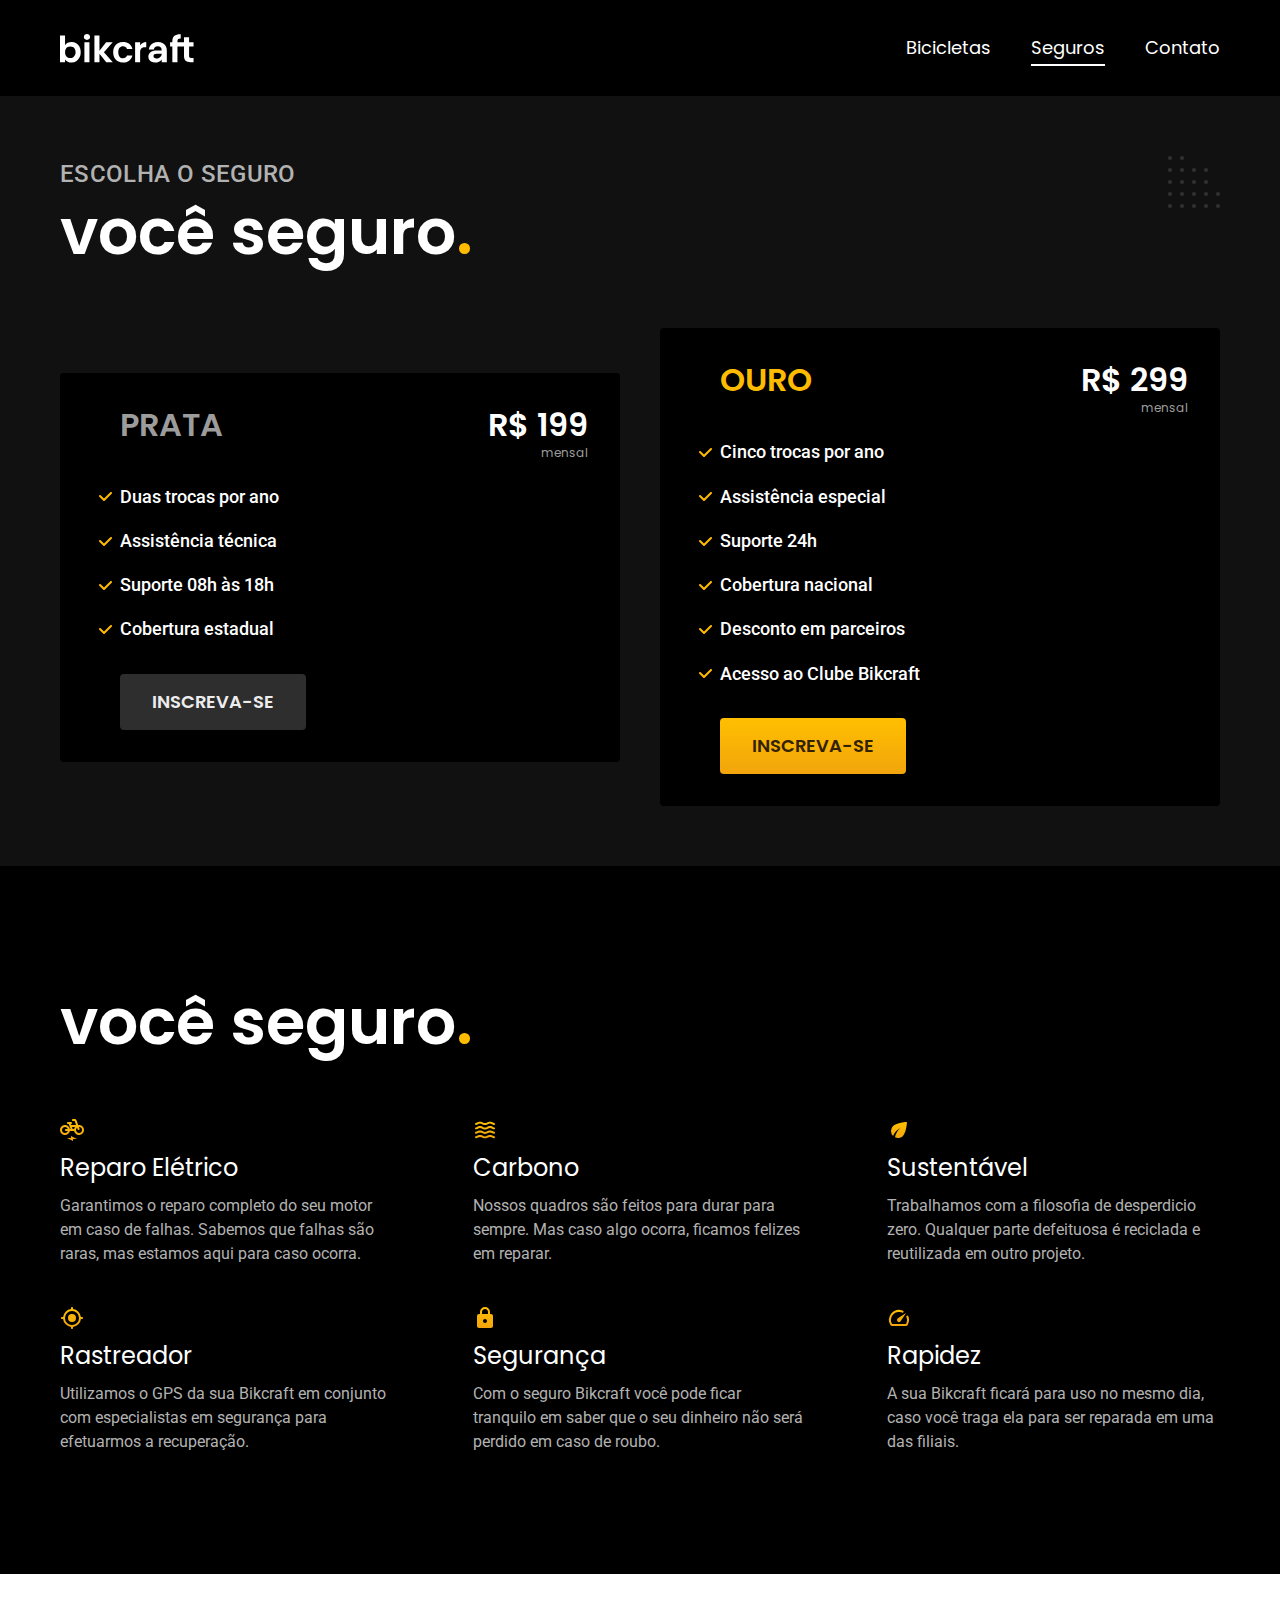
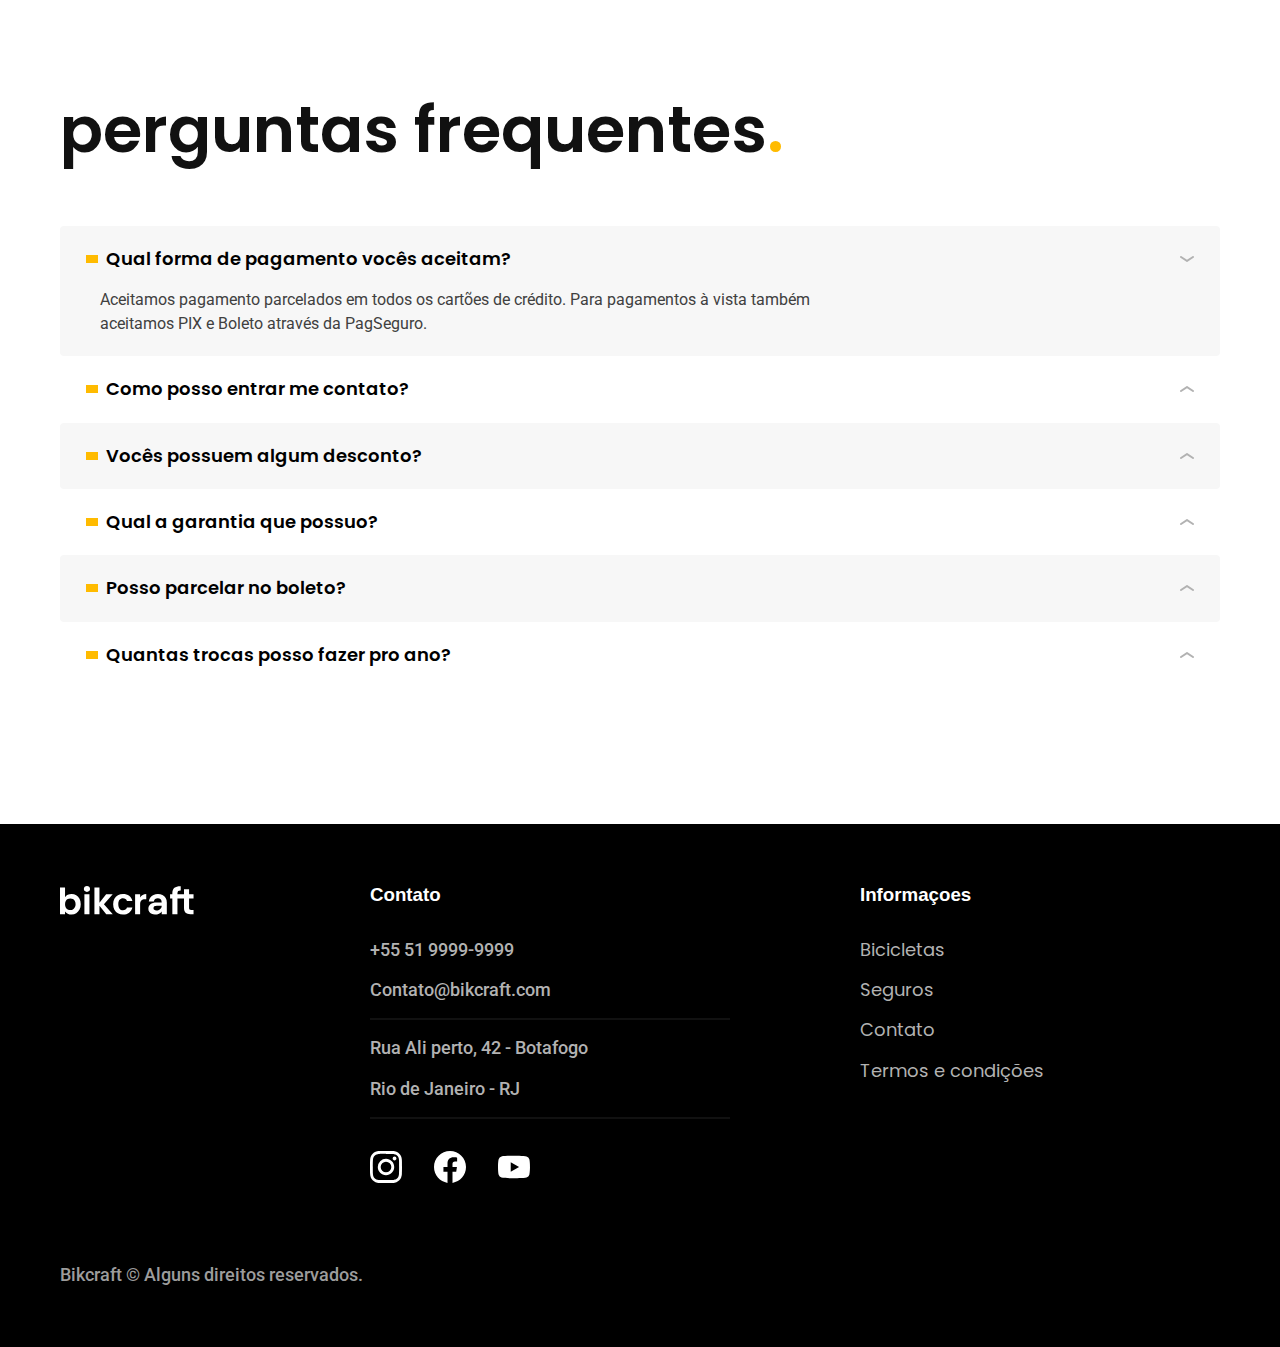
<file: seguros.html>
<!DOCTYPE html>
<html lang="pt-BR">

<head>
  <meta charset="UTF-8">
  <meta http-equiv="X-UA-Compatible" content="IE=edge">
  <meta name="viewport" content="width=device-width, initial-scale=1.0">
  <meta name="description" content="Termos e condições.">
  <title>Seguros | Bikcraft</title>

  <link rel="icon" href="./img/favicon-bik.svg" type="image/svg+xml">
  <link rel="preload" href="./css/style.min.css" as="style">
  <link rel="stylesheet" href="./css/style.min.css">

  <link rel="preconnect" href="https://fonts.googleapis.com">
  <link rel="preconnect" href="https://fonts.gstatic.com" crossorigin>
  <link href="https://fonts.googleapis.com/css2?family=Merriweather:ital,wght@1,900&family=Poppins:wght@400;600&family=Roboto:wght@400;500&display=swap" rel="stylesheet">
  <script>document.documentElement.classList.add('js')</script>
</head>

<body id="seguros">
  <header class="header-bg">
    <div class="header container">
      <a href="./">
        <img src="./img/bikcraft.svg" width="136" height="32" alt="Bikcraft">
      </a>

      <nav aria-label="primaria">
        <ul class="header-menu font-1-m cor-0">
          <li><a href="./bicicletas.html">Bicicletas</a></li>
          <li><a href="./seguros.html">Seguros</a></li>
          <li><a href="./contato.html">Contato</a></li>
        </ul>
      </nav>
    </div>
  </header>

  <main class="seguros-bg">
    <div class="titulo-bg">
      <div class="titulo container">
        <p class="font-2-l-b cor-5">Escolha o seguro</p>
        <h1 class="texto-grande cor-0">você seguro<span class="cor-p1">.</span></h1>
      </div>
    </div>


    <div class="seguros container">
      <div class="seguros-item fadeInDown" data-anime="200">
        <h3 class="font-1-xl cor-6">PRATA</h3>
        <span class="font-1-xl cor-0">R$ 199 <span class="font-1-xs cor-6">mensal</span></span>
        <ul class="font-2-m cor-0">
          <li>Duas trocas por ano</li>
          <li>Assistência técnica</li>
          <li>Suporte 08h às 18h</li>
          <li>Cobertura estadual</li>
        </ul>
        <a class="botao secundario" href="./orcamento.html?tipo=seguro&produto=prata">Inscreva-se</a>
      </div>
      <div class="seguros-item fadeInDown" data-anime="400">
        <h3 class="font-1-xl cor-p1">OURO</h3>
        <span class="font-1-xl cor-0">R$ 299 <span class="font-1-xs cor-6">mensal</span></span>
        <ul class="font-2-m cor-0">
          <li>Cinco trocas por ano</li>
          <li>Assistência especial</li>
          <li>Suporte 24h</li>
          <li>Cobertura nacional</li>
          <li>Desconto em parceiros</li>
          <li>Acesso ao Clube Bikcraft</li>
        </ul>
        <a class="botao" href="./orcamento.html?tipo=seguro&produto=ouro"">Inscreva-se</a>
      </div>
    </div>
  </main>

  <article class=" vantagens-bg">
          <div class="vantagens container">
            <h2 class="texto-grande cor-0">você seguro<span class="cor-p1">.</span></h2>
            <ul>
              <li>
                <img src="./img/icones/eletrica.svg" width="24" height="24" alt="">
                <h3 class="font-1-l cor-0">Reparo Elétrico</h3>
                <p class="font-2-s cor-5">Garantimos o reparo completo do seu motor em caso de falhas. Sabemos que falhas são raras, mas estamos aqui para caso ocorra.</p>
              </li>
              <li>
                <img src="./img/icones/carbono.svg" width="24" height="24" alt="">
                <h3 class="font-1-l cor-0">Carbono</h3>
                <p class="font-2-s cor-5">Nossos quadros são feitos para durar para sempre. Mas caso algo ocorra, ficamos felizes em reparar.</p>
              </li>
              <li>
                <img src="./img/icones/sustentavel.svg" width="24" height="24" alt="">
                <h3 class="font-1-l cor-0">Sustentável</h3>
                <p class="font-2-s cor-5">Trabalhamos com a filosofia de desperdicio zero. Qualquer parte defeituosa é reciclada e reutilizada em outro projeto.</p>
              </li>
              <li>
                <img src="./img/icones/rastreador.svg" width="24" height="24" alt="">
                <h3 class="font-1-l cor-0">Rastreador</h3>
                <p class="font-2-s cor-5">Utilizamos o GPS da sua Bikcraft em conjunto com especialistas em segurança para efetuarmos a recuperação.</p>
              </li>
              <li>
                <img src="./img/icones/seguro.svg" width="24" height="24" alt="">
                <h3 class="font-1-l cor-0">Segurança</h3>
                <p class="font-2-s cor-5">Com o seguro Bikcraft você pode ficar tranquilo em saber que o seu dinheiro não será perdido em caso de roubo.</p>
              </li>
              <li>
                <img src="./img/icones/velocidade.svg" width="24" height="24" alt="">
                <h3 class="font-1-l cor-0">Rapidez</h3>
                <p class="font-2-s cor-5">A sua Bikcraft ficará para uso no mesmo dia, caso você traga ela para ser reparada em uma das filiais.</p>
              </li>
            </ul>
          </div>
          </article>

          <article class="perguntas container">
            <h2 class="texto-grande">perguntas frequentes<span class="cor-p1">.</span></h2>

            <dl>
              <div>
                <dt><button class="font-1-m-b" aria-controls="pergunta1" aria-expanded="true">Qual forma de pagamento vocês aceitam?</button></dt>
                <dd id="pergunta1" class="font-2-s cor-9 ativa">Aceitamos pagamento parcelados em todos os cartões de crédito. Para pagamentos à vista também aceitamos PIX e Boleto através da PagSeguro.
                </dd>
              </div>
              <div>
                <dt><button class="font-1-m-b" aria-controls="pergunta2" aria-expanded="false">Como posso entrar me contato?</button></dt>
                <dd id="pergunta2" class="font-2-s cor-9">Aceitamos pagamento parcelados em todos os cartões de crédito. Para pagamentos à vista também aceitamos PIX e Boleto através da PagSeguro.
                </dd>
              </div>
              <div>
                <dt><button class="font-1-m-b" aria-controls="pergunta3" aria-expanded="false">Vocês possuem algum desconto?</button></dt>
                <dd id="pergunta3" class="font-2-s cor-9">Aceitamos pagamento parcelados em todos os cartões de crédito. Para pagamentos à vista também aceitamos PIX e Boleto através da PagSeguro.
                </dd>
              </div>
              <div>
                <dt><button class="font-1-m-b" aria-controls="pergunta4" aria-expanded="false">Qual a garantia que possuo?</button></dt>
                <dd id="pergunta4" class="font-2-s cor-9">Aceitamos pagamento parcelados em todos os cartões de crédito. Para pagamentos à vista também aceitamos PIX e Boleto através da PagSeguro.
                </dd>
              </div>
              <div>
                <dt><button class="font-1-m-b" aria-controls="pergunta5" aria-expanded="false">Posso parcelar no boleto?</button></dt>
                <dd id="pergunta5" class="font-2-s cor-9">Aceitamos pagamento parcelados em todos os cartões de crédito. Para pagamentos à vista também aceitamos PIX e Boleto através da PagSeguro.
                </dd>
              </div>
              <div>
                <dt><button class="font-1-m-b" aria-controls="pergunta6" aria-expanded="false">Quantas trocas posso fazer pro ano?</button></dt>
                <dd id="pergunta6" class="font-2-s cor-9">Aceitamos pagamento parcelados em todos os cartões de crédito. Para pagamentos à vista também aceitamos PIX e Boleto através da PagSeguro.
                </dd>
              </div>
            </dl>

          </article>

          <footer class="footer-bg">
            <div class="footer container">
              <img src="./img/bikcraft.svg" width="136" height="32" alt="Bikcraft">
              <div class="footer-contato">
                <h3 class="font-2-1-b cor-0">Contato</h3>
                <ul class="font-2-m cor-5">
                  <li><a href="tel:+555199999999">+55 51 9999-9999</a></li>
                  <li><a href="mailto:Contato@bikcraft.com">Contato@bikcraft.com</a></li>
                  <li>Rua Ali perto, 42 - Botafogo</li>
                  <li>Rio de Janeiro - RJ</li>
                </ul>
                <div class="footer-redes">
                  <a href="./">
                    <img src="./img/redes/instagram.svg" width="32" height="32" alt="Instagram">
                  </a>
                  <a href="./">
                    <img src="./img/redes/facebook.svg" width="32" height="32" alt="Facebook">
                  </a>
                  <a href="./">
                    <img src="./img/redes/youtube.svg" width="32" height="32" alt="Youtube">
                  </a>
                </div>
              </div>
              <div class="footer-informacoes">
                <h3 class="font-2-1-b cor-0">Informaçoes</h3>
                <nav>
                  <ul class="font-1-m cor-5">
                    <li><a href="./bicicletas.html">Bicicletas</a></li>
                    <li><a href="./seguros.html">Seguros</a></li>
                    <li><a href="./contato.html">Contato</a></li>
                    <li><a href="./termos.html">Termos e condições</a></li>
                  </ul>
                </nav>
              </div>
              <p class="footer-copy font-2-m cor-6">Bikcraft © Alguns direitos reservados.</p>
            </div>
          </footer>
          <script src="./js/plugins/simple-anime.js"></script>
          <script src="./js/script.js"></script>
</body>

</html>
</file>
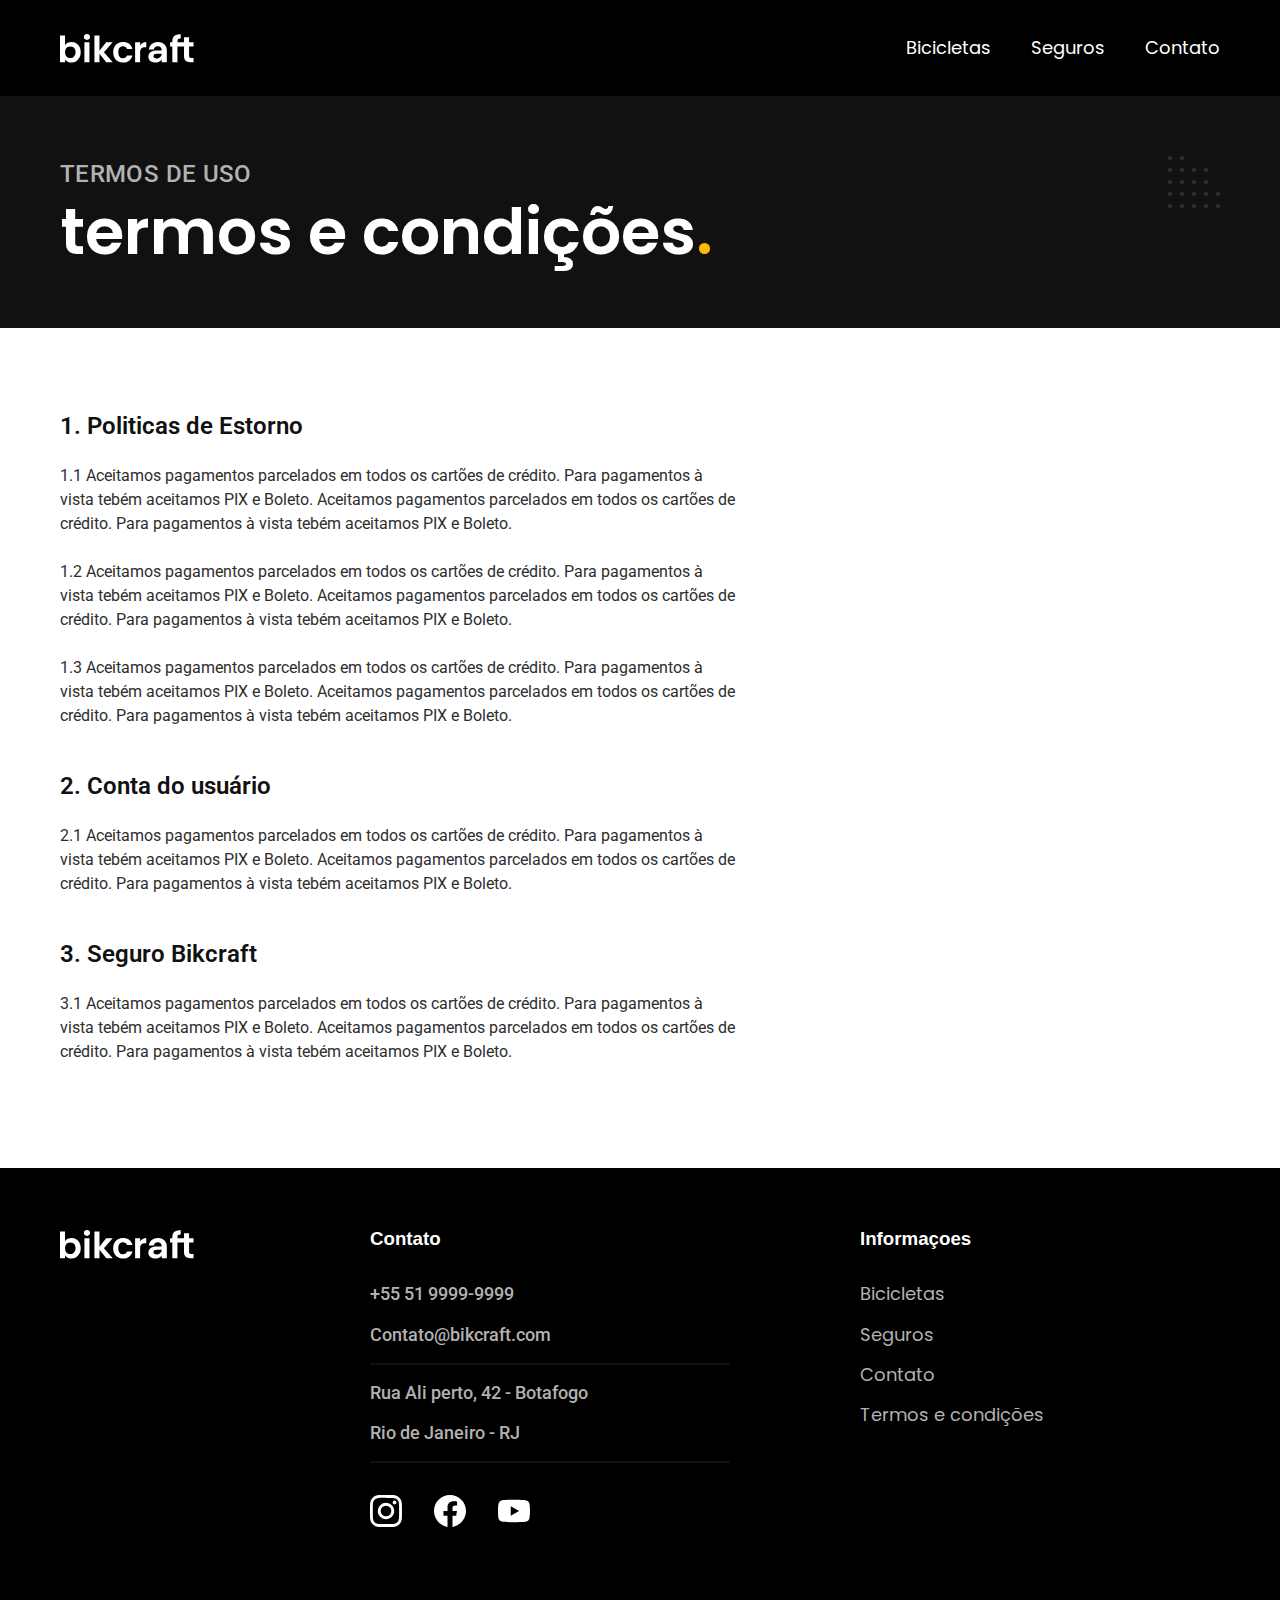
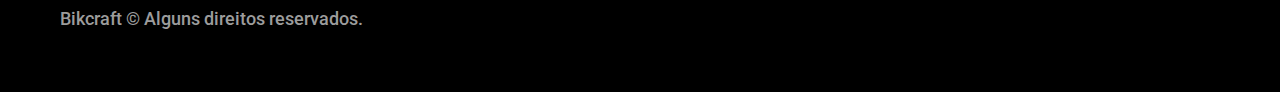
<file: termos.html>
<!DOCTYPE html>
<html lang="pt-BR">

<head>
  <meta charset="UTF-8">
  <meta http-equiv="X-UA-Compatible" content="IE=edge">
  <meta name="viewport" content="width=device-width, initial-scale=1.0">
  <meta name="description" content="Termos e condições.">
  <title>Termos e condições | Bikcraft</title>

  <link rel="icon" href="./img/favicon-bik.svg" type="image/svg+xml">
  <link rel="preload" href="./css/style.min.css" as="style">
  <link rel="stylesheet" href="./css/style.min.css">

  <link rel="preconnect" href="https://fonts.googleapis.com">
  <link rel="preconnect" href="https://fonts.gstatic.com" crossorigin>
  <link href="https://fonts.googleapis.com/css2?family=Merriweather:ital,wght@1,900&family=Poppins:wght@400;600&family=Roboto:wght@400;500&display=swap" rel="stylesheet">
  <script>document.documentElement.classList.add('js')</script>
</head>

<body id="termos">
  <header class="header-bg">
    <div class="header container">
      <a href="./">
        <img src="./img/bikcraft.svg" width="136" height="32" alt="Bikcraft">
      </a>

      <nav aria-label="primaria">
        <ul class="header-menu font-1-m cor-0">
          <li><a href="./bicicletas.html">Bicicletas</a></li>
          <li><a href="./seguros.html">Seguros</a></li>
          <li><a href="./contato.html">Contato</a></li>
        </ul>
      </nav>
    </div>
  </header>

  <main>
    <div class="titulo-bg">
      <div class="titulo container">
        <p class="font-2-l-b cor-5">Termos de uso</p>
        <h1 class="texto-grande cor-0">termos e condições<span class="cor-p1">.</span></h1>
      </div>
    </div>

    <div class="termos font-2-s cor-10 container">
      <h2 class="font-1-1 cor-11">1. Politicas de Estorno</h2>
      <p>1.1 Aceitamos pagamentos parcelados em todos os cartões de crédito. Para pagamentos à vista tebém aceitamos PIX e Boleto. Aceitamos pagamentos parcelados em todos os cartões de crédito. Para pagamentos à vista tebém aceitamos PIX e Boleto.</p>
      <p>1.2 Aceitamos pagamentos parcelados em todos os cartões de crédito. Para pagamentos à vista tebém aceitamos PIX e Boleto. Aceitamos pagamentos parcelados em todos os cartões de crédito. Para pagamentos à vista tebém aceitamos PIX e Boleto.</p>
      <p>1.3 Aceitamos pagamentos parcelados em todos os cartões de crédito. Para pagamentos à vista tebém aceitamos PIX e Boleto. Aceitamos pagamentos parcelados em todos os cartões de crédito. Para pagamentos à vista tebém aceitamos PIX e Boleto.</p>
      <h2 class="font-1-1 cor-11">2. Conta do usuário</h2>
      <p>2.1 Aceitamos pagamentos parcelados em todos os cartões de crédito. Para pagamentos à vista tebém aceitamos PIX e Boleto. Aceitamos pagamentos parcelados em todos os cartões de crédito. Para pagamentos à vista tebém aceitamos PIX e Boleto.</p>
      <h2 class="font-1-1 cor-11">3. Seguro Bikcraft</h2>
      <p>3.1 Aceitamos pagamentos parcelados em todos os cartões de crédito. Para pagamentos à vista tebém aceitamos PIX e Boleto. Aceitamos pagamentos parcelados em todos os cartões de crédito. Para pagamentos à vista tebém aceitamos PIX e Boleto.</p>
    </div>
  </main>

  <footer class="footer-bg">
    <div class="footer container">
      <img src="./img/bikcraft.svg" width="136" height="32" alt="Bikcraft">
      <div class="footer-contato">
        <h3 class="font-2-1-b cor-0">Contato</h3>
        <ul class="font-2-m cor-5">
          <li><a href="tel:+555199999999">+55 51 9999-9999</a></li>
          <li><a href="mailto:Contato@bikcraft.com">Contato@bikcraft.com</a></li>
          <li>Rua Ali perto, 42 - Botafogo</li>
          <li>Rio de Janeiro - RJ</li>
        </ul>
        <div class="footer-redes">
          <a href="./">
            <img src="./img/redes/instagram.svg" width="32" height="32" alt="Instagram">
          </a>
          <a href="./">
            <img src="./img/redes/facebook.svg" width="32" height="32" alt="Facebook">
          </a>
          <a href="./">
            <img src="./img/redes/youtube.svg" width="32" height="32" alt="Youtube">
          </a>
        </div>
      </div>
      <div class="footer-informacoes">
        <h3 class="font-2-1-b cor-0">Informaçoes</h3>
        <nav>
          <ul class="font-1-m cor-5">
            <li><a href="./bicicletas.html">Bicicletas</a></li>
            <li><a href="./seguros.html">Seguros</a></li>
            <li><a href="./contato.html">Contato</a></li>
            <li><a href="./termos.html">Termos e condições</a></li>
          </ul>
        </nav>
      </div>
      <p class="footer-copy font-2-m cor-6">Bikcraft © Alguns direitos reservados.</p>
    </div>
  </footer>
  <script src="./js/script.js"></script>
</body>

</html>
</file>
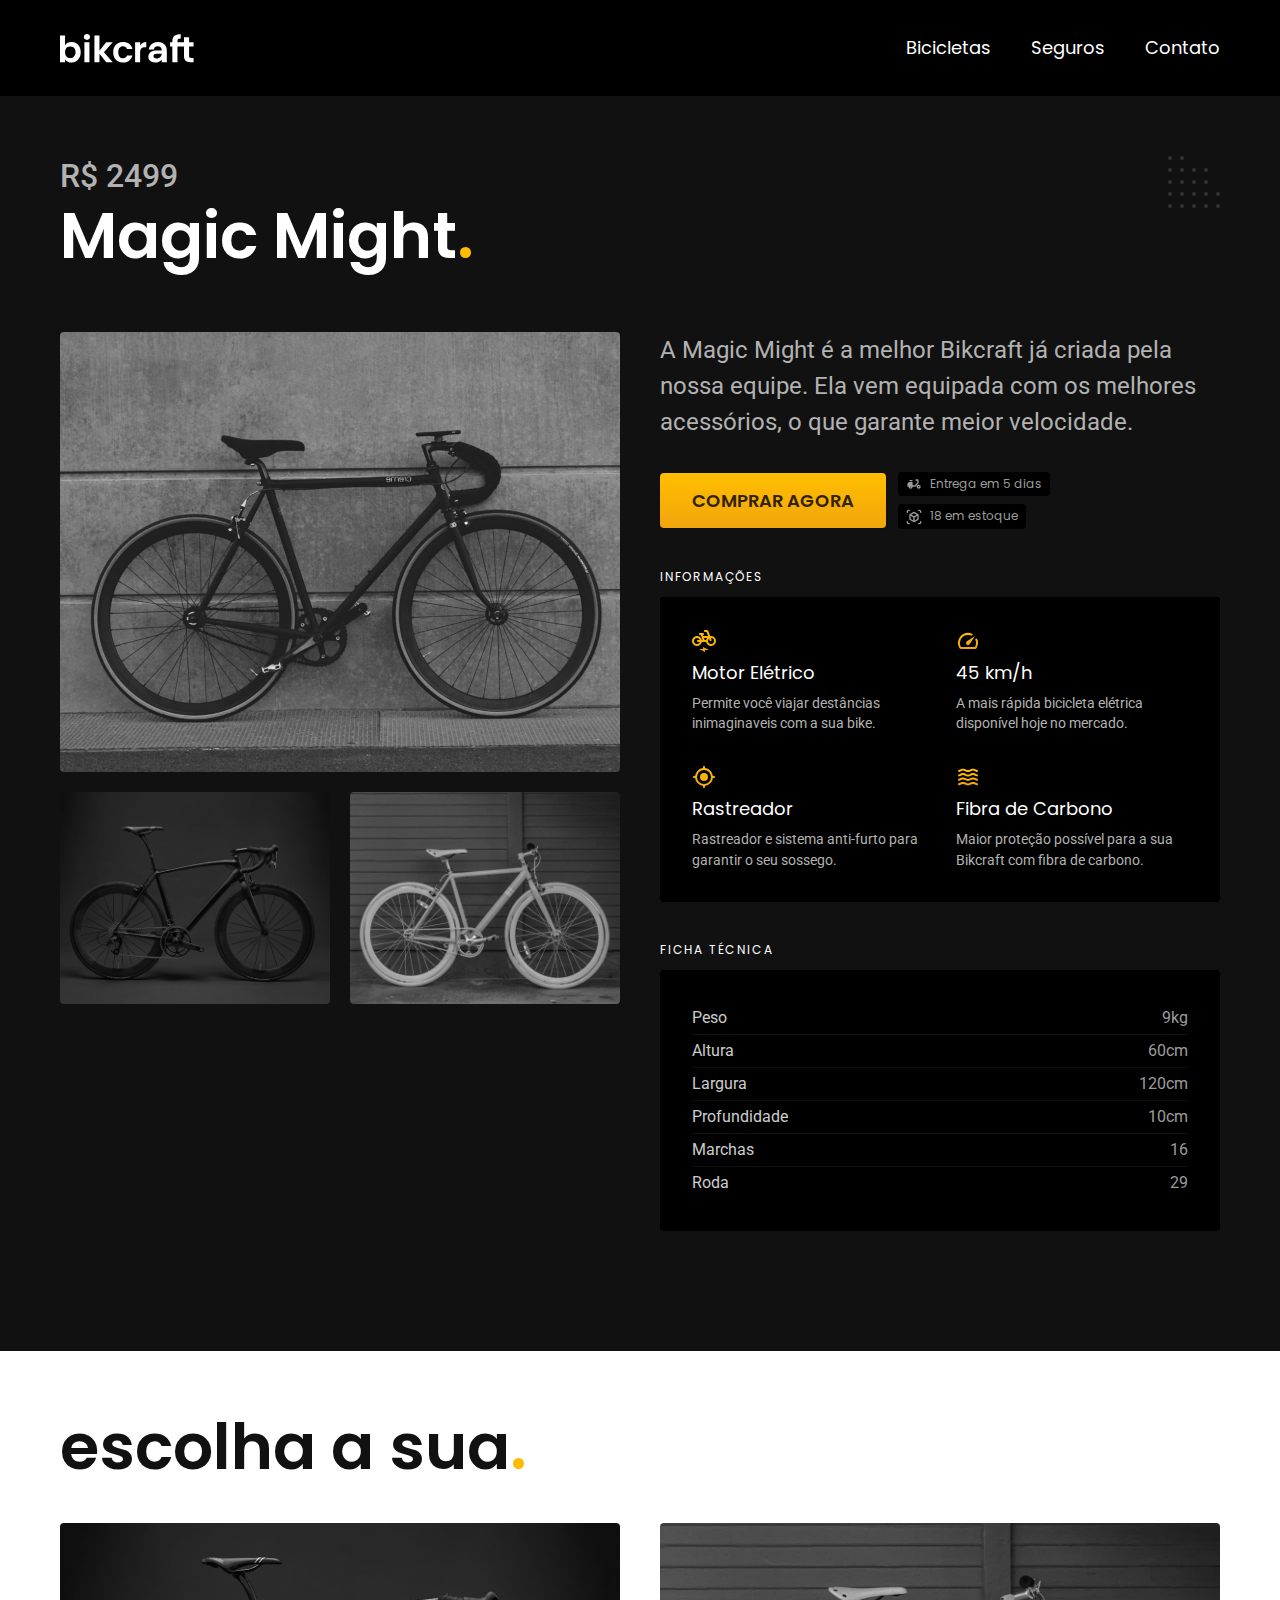
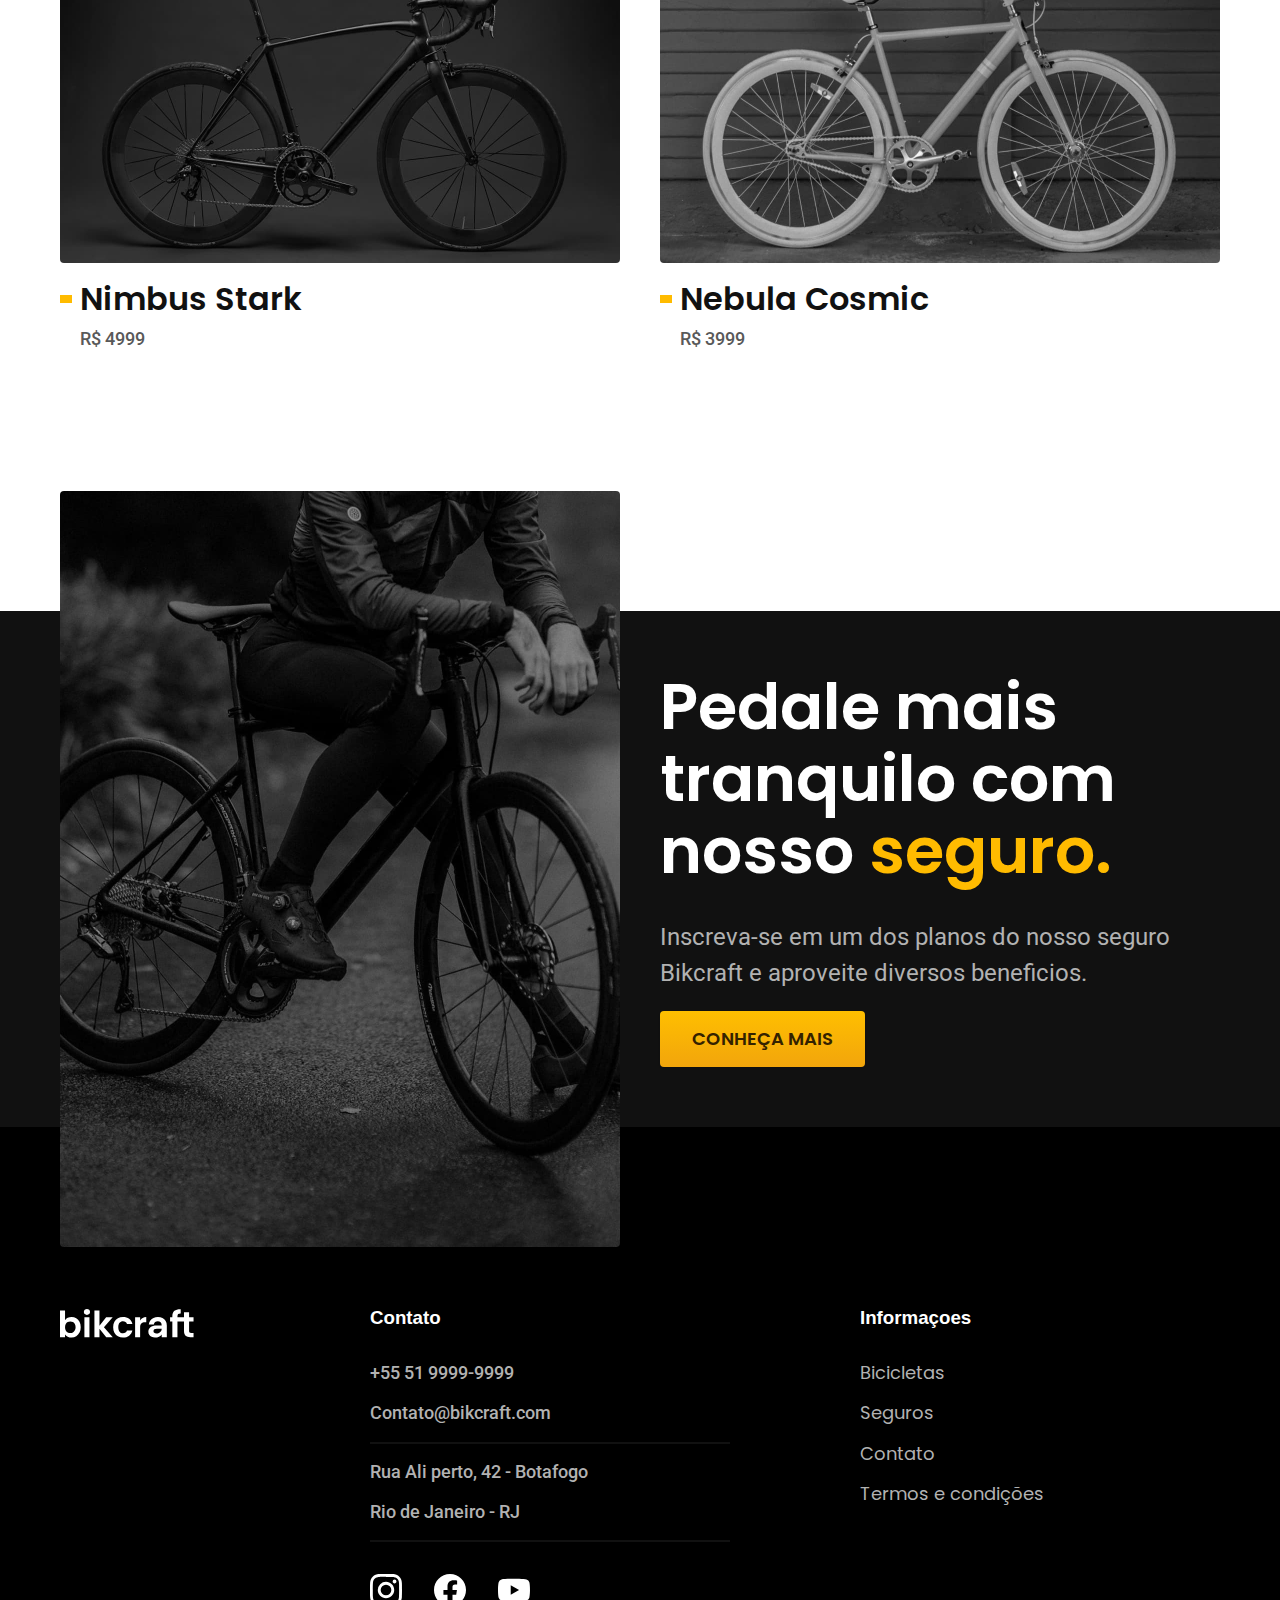
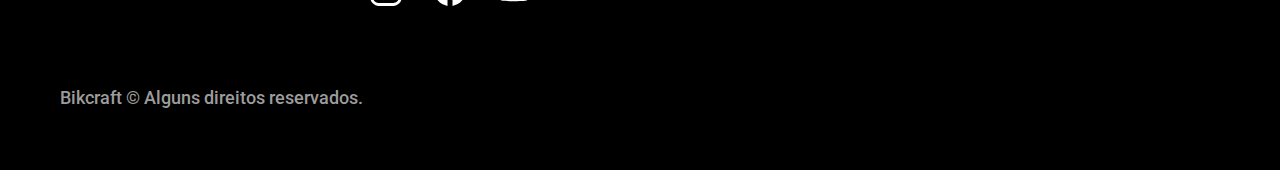
<file: bicicletas/magic.html>
<!DOCTYPE html>
<html lang="pt-BR">

<head>
  <meta charset="UTF-8">
  <meta http-equiv="X-UA-Compatible" content="IE=edge">
  <meta name="viewport" content="width=device-width, initial-scale=1.0">
  <meta name="description" content="Magic">
  <title>Magic | Bikcraft</title>

  <link rel="icon" href="../img/favicon-bik.svg" type="image/svg+xml">
  <link rel="preload" href="../css/style.min.css" as="style">
  <link rel="stylesheet" href="../css/style.min.css">

  <link rel="preconnect" href="https://fonts.googleapis.com">
  <link rel="preconnect" href="https://fonts.gstatic.com" crossorigin>
  <link href="https://fonts.googleapis.com/css2?family=Merriweather:ital,wght@1,900&family=Poppins:wght@400;600&family=Roboto:wght@400;500&display=swap" rel="stylesheet">
  <script>document.documentElement.classList.add('js')</script>
</head>

<body id="bicicleta">
  <header class="header-bg">
    <div class="header container">
      <a href="../">
        <img src="../img/bikcraft.svg" alt="Bikcraft">
      </a>

      <nav aria-label="primaria">
        <ul class="header-menu font-1-m cor-0">
          <li><a href="../bicicletas.html">Bicicletas</a></li>
          <li><a href="../seguros.html">Seguros</a></li>
          <li><a href="../contato.html">Contato</a></li>
        </ul>
      </nav>
    </div>
  </header>

  <main class="titulo-bg">
    <div>
      <div class="titulo container">
        <p class="font-2-xl cor-5">R$ 2499</p>
        <h1 class="texto-grande cor-0">Magic Might<span class="cor-p1">.</span></h1>
      </div>
    </div>

    <div class="bicicleta container">
      <div class="bicicleta-imagens">
        <img src="../img/bicicleta/nimbus2.jpg" alt="Bicicleta 1">
        <img src="../img/bicicleta/nimbus1.jpg" alt="Bicicleta 2">
        <img src="../img/bicicleta/nimbus3.jpg" alt="Bicicleta 3">
      </div>

      <div class="bicicleta-conteudo">
        <p class="font-2-l cor-5">A Magic Might é a melhor Bikcraft já criada pela nossa equipe. Ela vem equipada com os melhores acessórios, o que garante meior velocidade.</p>
        <div class="bicicleta-comprar">
          <a class="botao" href="../orcamento.html?tipo=bikcraft&produto=magic">Comprar Agora</a>
          <span class="font-1-xs cor-6"><img src="../img/icones/entrega.svg" alt="">Entrega em 5 dias</span>
          <span class="font-1-xs cor-6"><img src="../img/icones/estoque.svg" alt="">18 em estoque</span>
        </div>

        <h2 class="font-1-xs cor-0">Informações</h2>
        <ul class="bicicleta-informacoes">
          <li>
            <img src="../img//icones/eletrica.svg" alt="">
            <h3 class="font-1-m cor-0">Motor Elétrico</h3>
            <p class="font-2-xs cor-5">Permite você viajar destâncias inimaginaveis com a sua bike.</p>
          </li>
          <li>
            <img src="../img//icones/velocidade.svg" alt="">
            <h3 class="font-1-m cor-0">45 km/h</h3>
            <p class="font-2-xs cor-5">A mais rápida bicicleta elétrica disponível hoje no mercado.</p>
          </li>
          <li>
            <img src="../img//icones/rastreador.svg" alt="">
            <h3 class="font-1-m cor-0">Rastreador</h3>
            <p class="font-2-xs cor-5">Rastreador e sistema anti-furto para garantir o seu sossego.</p>
          </li>
          <li>
            <img src="../img//icones/carbono.svg" alt="">
            <h3 class="font-1-m cor-0">Fibra de Carbono</h3>
            <p class="font-2-xs cor-5">Maior proteção possível para a sua Bikcraft com fibra de carbono.</p>
          </li>
        </ul>
        <h2 class="font-1-xs cor-0">Ficha técnica</h2>
        <ul class="bicicleta-ficha font-2-s cor-4">
          <li>Peso <span>9kg</span></li>
          <li>Altura <span>60cm</span></li>
          <li>Largura <span>120cm</span></li>
          <li>Profundidade <span>10cm</span></li>
          <li>Marchas <span>16</span></li>
          <li>Roda <span>29</span></li>
        </ul>
      </div>
    </div>
  </main>

  <article class="bicicletas-lista container">
    <h2 class="texto-grande">escolha a sua<span class="cor-p1">.</span></h2>

    <ul>
      <li>
        <a href="./nimbus.html">
          <img src="../img/bicicletas/nimbus.jpg" alt="Bicicleta preta">
          <h3 class="font-1-xl">Nimbus Stark</h3>
          <span class="font-2-m cor-8">R$ 4999</span>
        </a>
      </li>
      <li>
        <a href="./nebula.html">
          <img src="../img/bicicletas/nebula.jpg" alt="Bicicleta preta">
          <h3 class="font-1-xl">Nebula Cosmic</h3>
          <span class="font-2-m cor-8">R$ 3999</span>
        </a>
      </li>
    </ul>
  </article>

  <article class="seguro-bg">
    <div class="seguro container">
      <div class="seguro-imagem">
        <img src="../img/fotos/seguros.jpg" alt="Pessoa parada em cima de uma bicicleta">
      </div>
      <div class="seguro-conteudo">
        <h2 class="texto-grande cor-0">Pedale mais tranquilo com nosso <span class="cor-p1">seguro.</span></h2>
        <p class="font-2-l cor-5">Inscreva-se em um dos planos do nosso seguro Bikcraft e aproveite diversos beneficios.</p>
        <a class="botao" href="../seguros.html">Conheça Mais</a>
      </div>
    </div>
  </article>

  <footer class="footer-bg">
    <div class="footer container">
      <img src="../img/bikcraft.svg" alt="Bikcraft">
      <div class="footer-contato">
        <h3 class="font-2-1-b cor-0">Contato</h3>
        <ul class="font-2-m cor-5">
          <li><a href="tel:+555199999999">+55 51 9999-9999</a></li>
          <li><a href="mailto:Contato@bikcraft.com">Contato@bikcraft.com</a></li>
          <li>Rua Ali perto, 42 - Botafogo</li>
          <li>Rio de Janeiro - RJ</li>
        </ul>
        <div class="footer-redes">
          <a href="../">
            <img src="../img/redes/instagram.svg" alt="Instagram">
          </a>
          <a href="../">
            <img src="../img/redes/facebook.svg" alt="Facebook">
          </a>
          <a href="../">
            <img src="../img/redes/youtube.svg" alt="Youtube">
          </a>
        </div>
      </div>
      <div class="footer-informacoes">
        <h3 class="font-2-1-b cor-0">Informaçoes</h3>
        <nav>
          <ul class="font-1-m cor-5">
            <li><a href="../bicicletas.html">Bicicletas</a></li>
            <li><a href="../seguros.html">Seguros</a></li>
            <li><a href="../contato.html">Contato</a></li>
            <li><a href="../termos.html">Termos e condições</a></li>
          </ul>
        </nav>
      </div>
      <p class="footer-copy font-2-m cor-6">Bikcraft © Alguns direitos reservados.</p>
    </div>
  </footer>
  <script src="../js/script.js"></script>
</body>

</html>
</file>
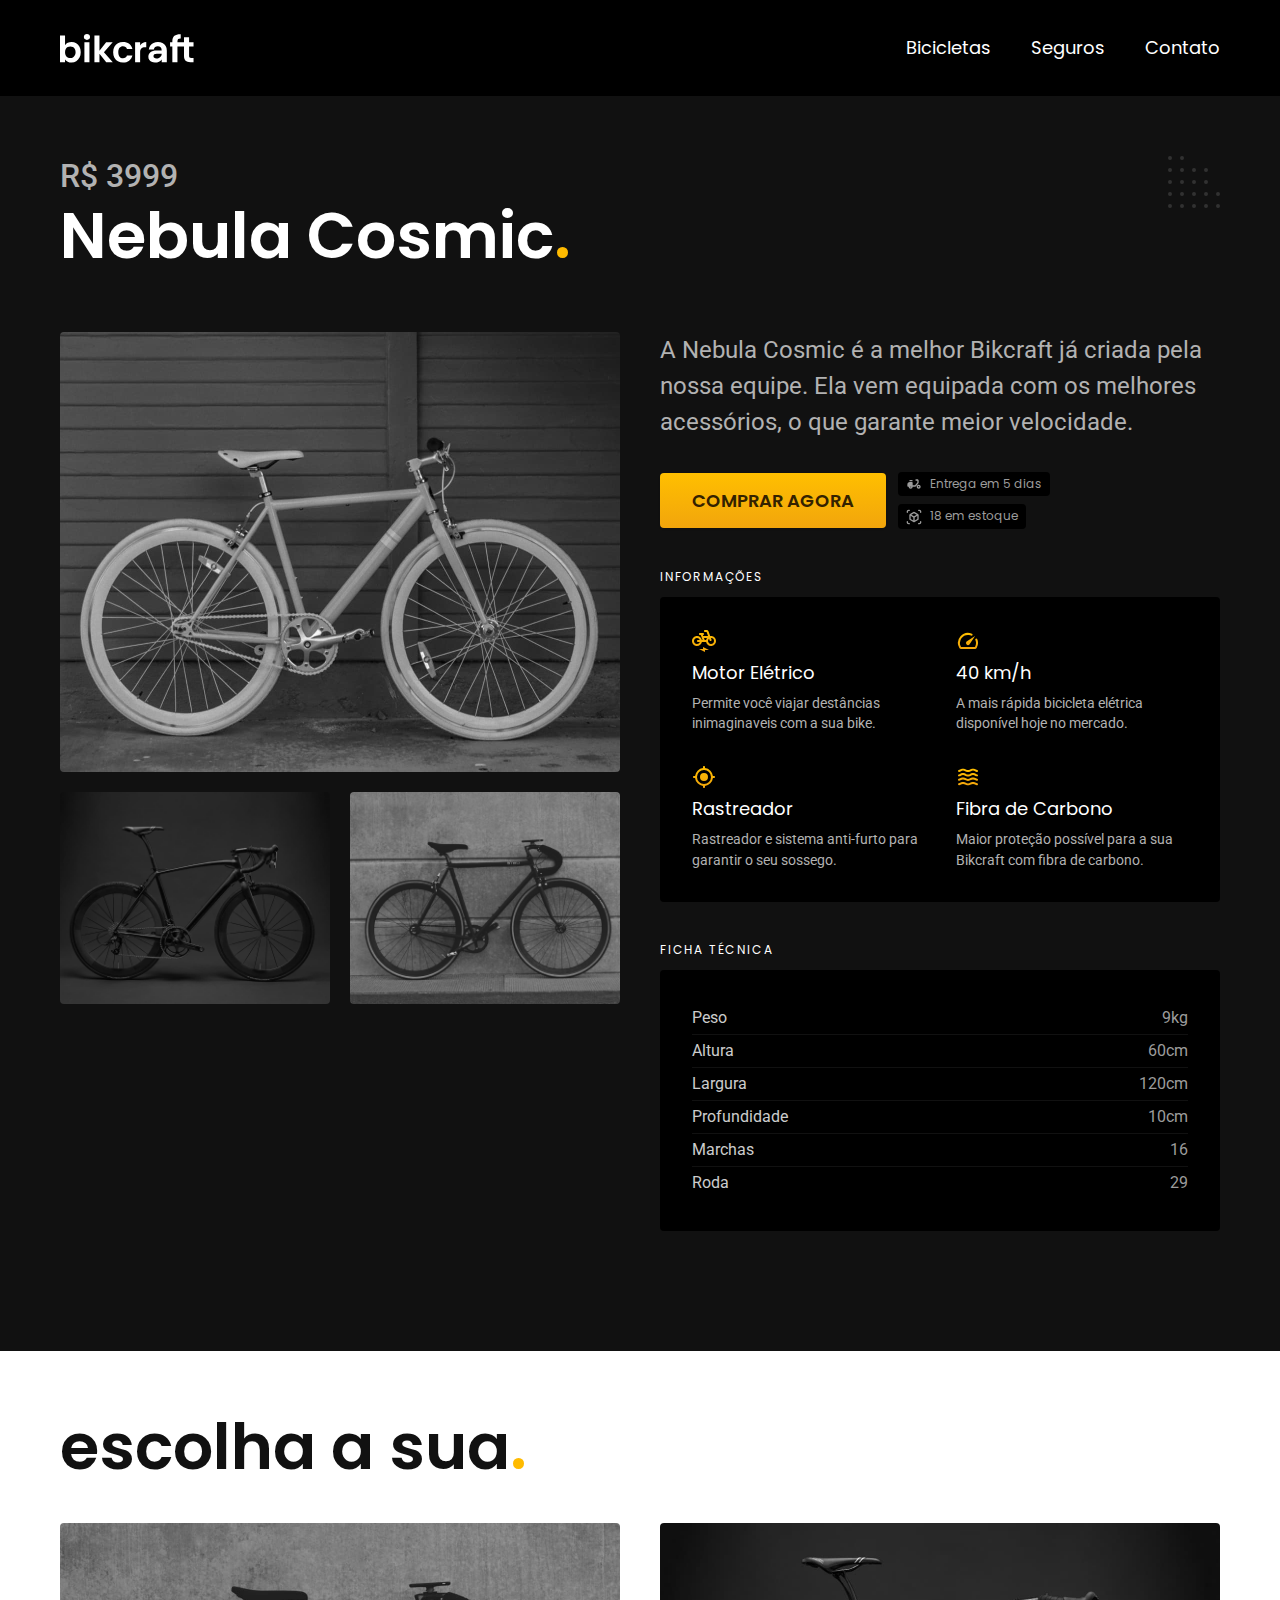
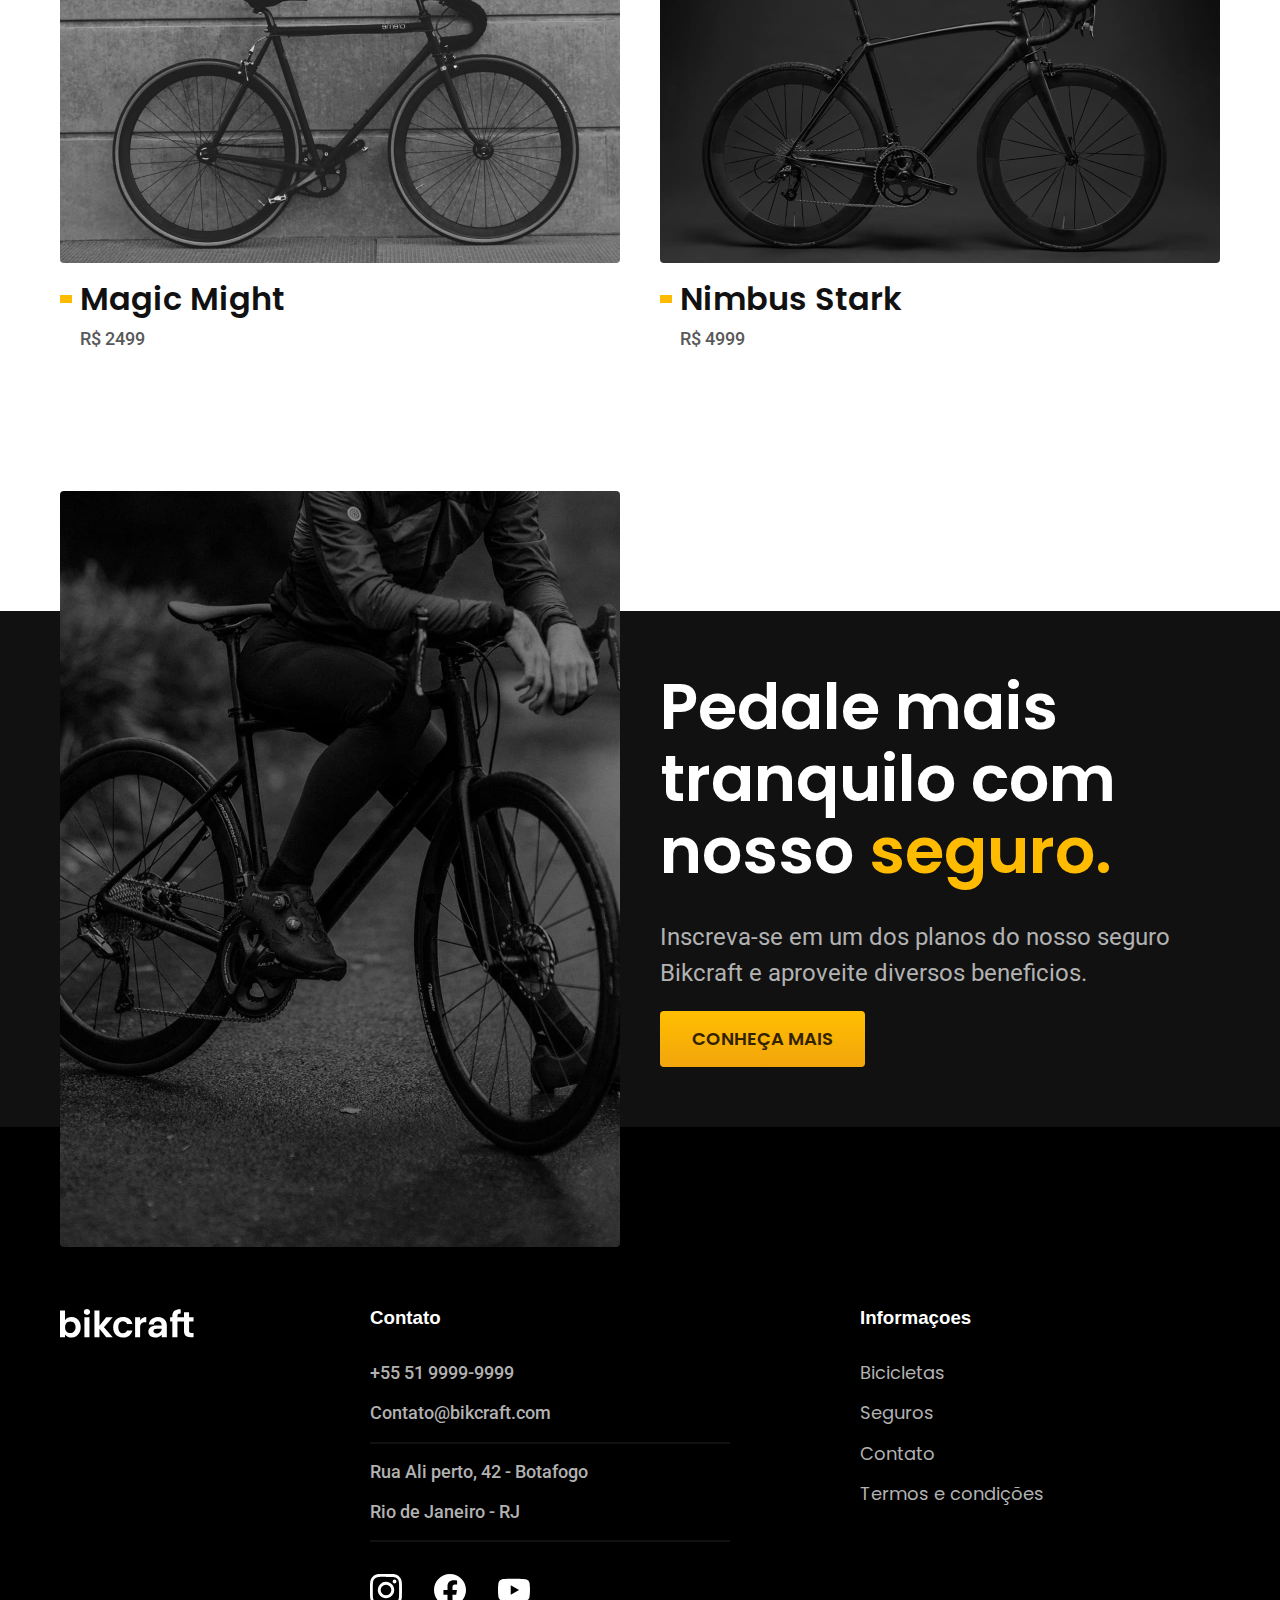
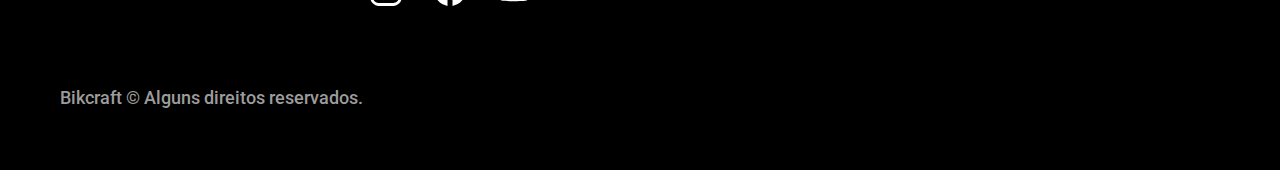
<file: bicicletas/nebula.html>
<!DOCTYPE html>
<html lang="pt-BR">

<head>
  <meta charset="UTF-8">
  <meta http-equiv="X-UA-Compatible" content="IE=edge">
  <meta name="viewport" content="width=device-width, initial-scale=1.0">
  <meta name="description" content="Nebula">
  <title>Nebula | Bikcraft</title>

  <link rel="icon" href="../img/favicon-bik.svg" type="image/svg+xml">
  <link rel="preload" href="../css/style.min.css" as="style">
  <link rel="stylesheet" href="../css/style.min.css">

  <link rel="preconnect" href="https://fonts.googleapis.com">
  <link rel="preconnect" href="https://fonts.gstatic.com" crossorigin>
  <link href="https://fonts.googleapis.com/css2?family=Merriweather:ital,wght@1,900&family=Poppins:wght@400;600&family=Roboto:wght@400;500&display=swap" rel="stylesheet">
  <script>document.documentElement.classList.add('js')</script>
</head>

<body id="bicicleta">
  <header class="header-bg">
    <div class="header container">
      <a href="../">
        <img src="../img/bikcraft.svg" alt="Bikcraft">
      </a>

      <nav aria-label="primaria">
        <ul class="header-menu font-1-m cor-0">
          <li><a href="../bicicletas.html">Bicicletas</a></li>
          <li><a href="../seguros.html">Seguros</a></li>
          <li><a href="../contato.html">Contato</a></li>
        </ul>
      </nav>
    </div>
  </header>

  <main class="titulo-bg">
    <div>
      <div class="titulo container">
        <p class="font-2-xl cor-5">R$ 3999</p>
        <h1 class="texto-grande cor-0">Nebula Cosmic<span class="cor-p1">.</span></h1>
      </div>
    </div>

    <div class="bicicleta container">
      <div class="bicicleta-imagens">
        <img src="../img/bicicleta/nimbus3.jpg" alt="Bicicleta 1">
        <img src="../img/bicicleta/nimbus1.jpg" alt="Bicicleta 2">
        <img src="../img/bicicleta/nimbus2.jpg" alt="Bicicleta 3">
      </div>

      <div class="bicicleta-conteudo">
        <p class="font-2-l cor-5">A Nebula Cosmic é a melhor Bikcraft já criada pela nossa equipe. Ela vem equipada com os melhores acessórios, o que garante meior velocidade.</p>
        <div class="bicicleta-comprar">
          <a class="botao" href="../orcamento.html?tipo=bikcraft&produto=nebula">Comprar Agora</a>
          <span class="font-1-xs cor-6"><img src="../img/icones/entrega.svg" alt="">Entrega em 5 dias</span>
          <span class="font-1-xs cor-6"><img src="../img/icones/estoque.svg" alt="">18 em estoque</span>
        </div>

        <h2 class="font-1-xs cor-0">Informações</h2>
        <ul class="bicicleta-informacoes">
          <li>
            <img src="../img//icones/eletrica.svg" alt="">
            <h3 class="font-1-m cor-0">Motor Elétrico</h3>
            <p class="font-2-xs cor-5">Permite você viajar destâncias inimaginaveis com a sua bike.</p>
          </li>
          <li>
            <img src="../img//icones/velocidade.svg" alt="">
            <h3 class="font-1-m cor-0">40 km/h</h3>
            <p class="font-2-xs cor-5">A mais rápida bicicleta elétrica disponível hoje no mercado.</p>
          </li>
          <li>
            <img src="../img//icones/rastreador.svg" alt="">
            <h3 class="font-1-m cor-0">Rastreador</h3>
            <p class="font-2-xs cor-5">Rastreador e sistema anti-furto para garantir o seu sossego.</p>
          </li>
          <li>
            <img src="../img//icones/carbono.svg" alt="">
            <h3 class="font-1-m cor-0">Fibra de Carbono</h3>
            <p class="font-2-xs cor-5">Maior proteção possível para a sua Bikcraft com fibra de carbono.</p>
          </li>
        </ul>
        <h2 class="font-1-xs cor-0">Ficha técnica</h2>
        <ul class="bicicleta-ficha font-2-s cor-4">
          <li>Peso <span>9kg</span></li>
          <li>Altura <span>60cm</span></li>
          <li>Largura <span>120cm</span></li>
          <li>Profundidade <span>10cm</span></li>
          <li>Marchas <span>16</span></li>
          <li>Roda <span>29</span></li>
        </ul>
      </div>
    </div>
  </main>

  <article class="bicicletas-lista container">
    <h2 class="texto-grande">escolha a sua<span class="cor-p1">.</span></h2>

    <ul>
      <li>
        <a href="./magic.html">
          <img src="../img/bicicletas/magic.jpg" alt="Bicicleta preta">
          <h3 class="font-1-xl">Magic Might</h3>
          <span class="font-2-m cor-8">R$ 2499</span>
        </a>
      </li>
      <li>
        <a href="./nimbus.html">
          <img src="../img/bicicletas/nimbus.jpg" alt="Bicicleta preta">
          <h3 class="font-1-xl">Nimbus Stark</h3>
          <span class="font-2-m cor-8">R$ 4999</span>
        </a>
      </li>
    </ul>
  </article>

  <article class="seguro-bg">
    <div class="seguro container">
      <div class="seguro-imagem">
        <img src="../img/fotos/seguros.jpg" alt="Pessoa parada em cima de uma bicicleta">
      </div>
      <div class="seguro-conteudo">
        <h2 class="texto-grande cor-0">Pedale mais tranquilo com nosso <span class="cor-p1">seguro.</span></h2>
        <p class="font-2-l cor-5">Inscreva-se em um dos planos do nosso seguro Bikcraft e aproveite diversos beneficios.</p>
        <a class="botao" href="../seguros.html">Conheça Mais</a>
      </div>
    </div>
  </article>

  <footer class="footer-bg">
    <div class="footer container">
      <img src="../img/bikcraft.svg" alt="Bikcraft">
      <div class="footer-contato">
        <h3 class="font-2-1-b cor-0">Contato</h3>
        <ul class="font-2-m cor-5">
          <li><a href="tel:+555199999999">+55 51 9999-9999</a></li>
          <li><a href="mailto:Contato@bikcraft.com">Contato@bikcraft.com</a></li>
          <li>Rua Ali perto, 42 - Botafogo</li>
          <li>Rio de Janeiro - RJ</li>
        </ul>
        <div class="footer-redes">
          <a href="../">
            <img src="../img/redes/instagram.svg" alt="Instagram">
          </a>
          <a href="../">
            <img src="../img/redes/facebook.svg" alt="Facebook">
          </a>
          <a href="../">
            <img src="../img/redes/youtube.svg" alt="Youtube">
          </a>
        </div>
      </div>
      <div class="footer-informacoes">
        <h3 class="font-2-1-b cor-0">Informaçoes</h3>
        <nav>
          <ul class="font-1-m cor-5">
            <li><a href="../bicicletas.html">Bicicletas</a></li>
            <li><a href="../seguros.html">Seguros</a></li>
            <li><a href="../contato.html">Contato</a></li>
            <li><a href="../termos.html">Termos e condições</a></li>
          </ul>
        </nav>
      </div>
      <p class="footer-copy font-2-m cor-6">Bikcraft © Alguns direitos reservados.</p>
    </div>
  </footer>
  <script src="../js/script.js"></script>
</body>

</html>
</file>
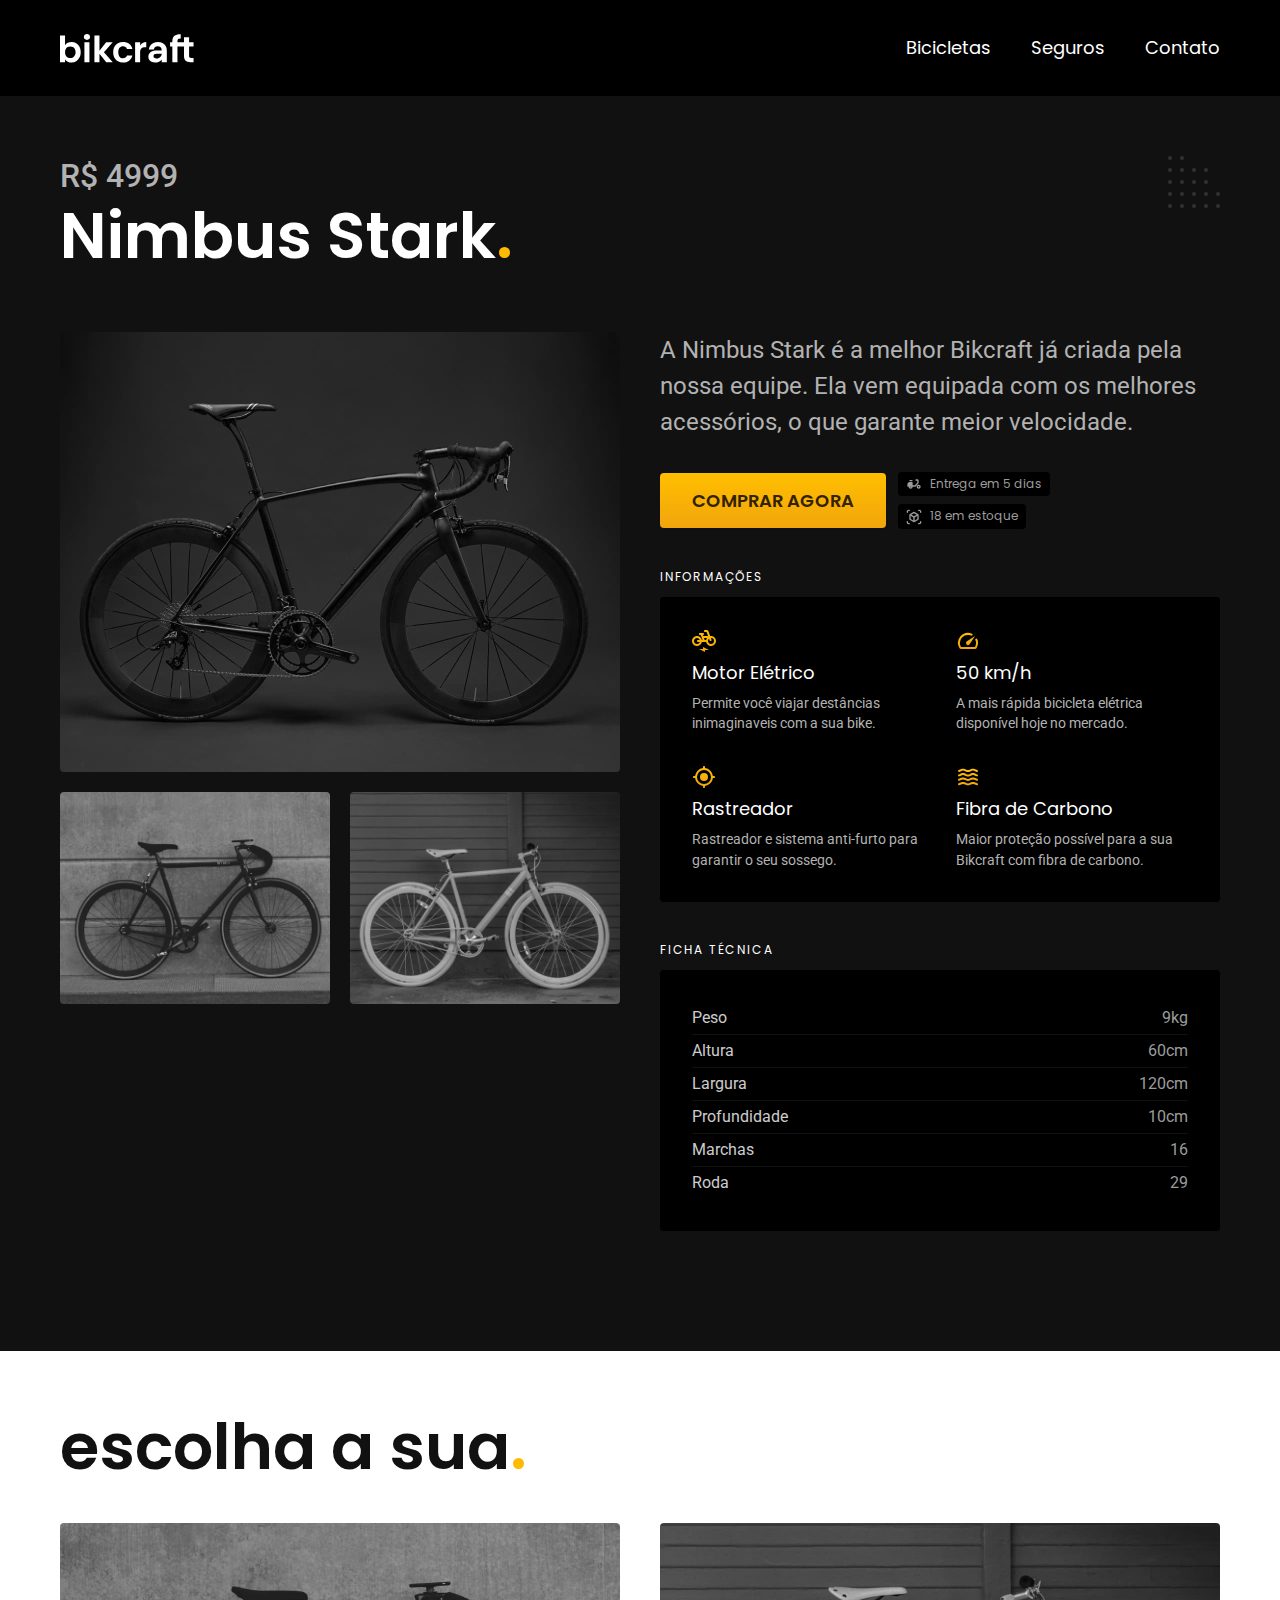
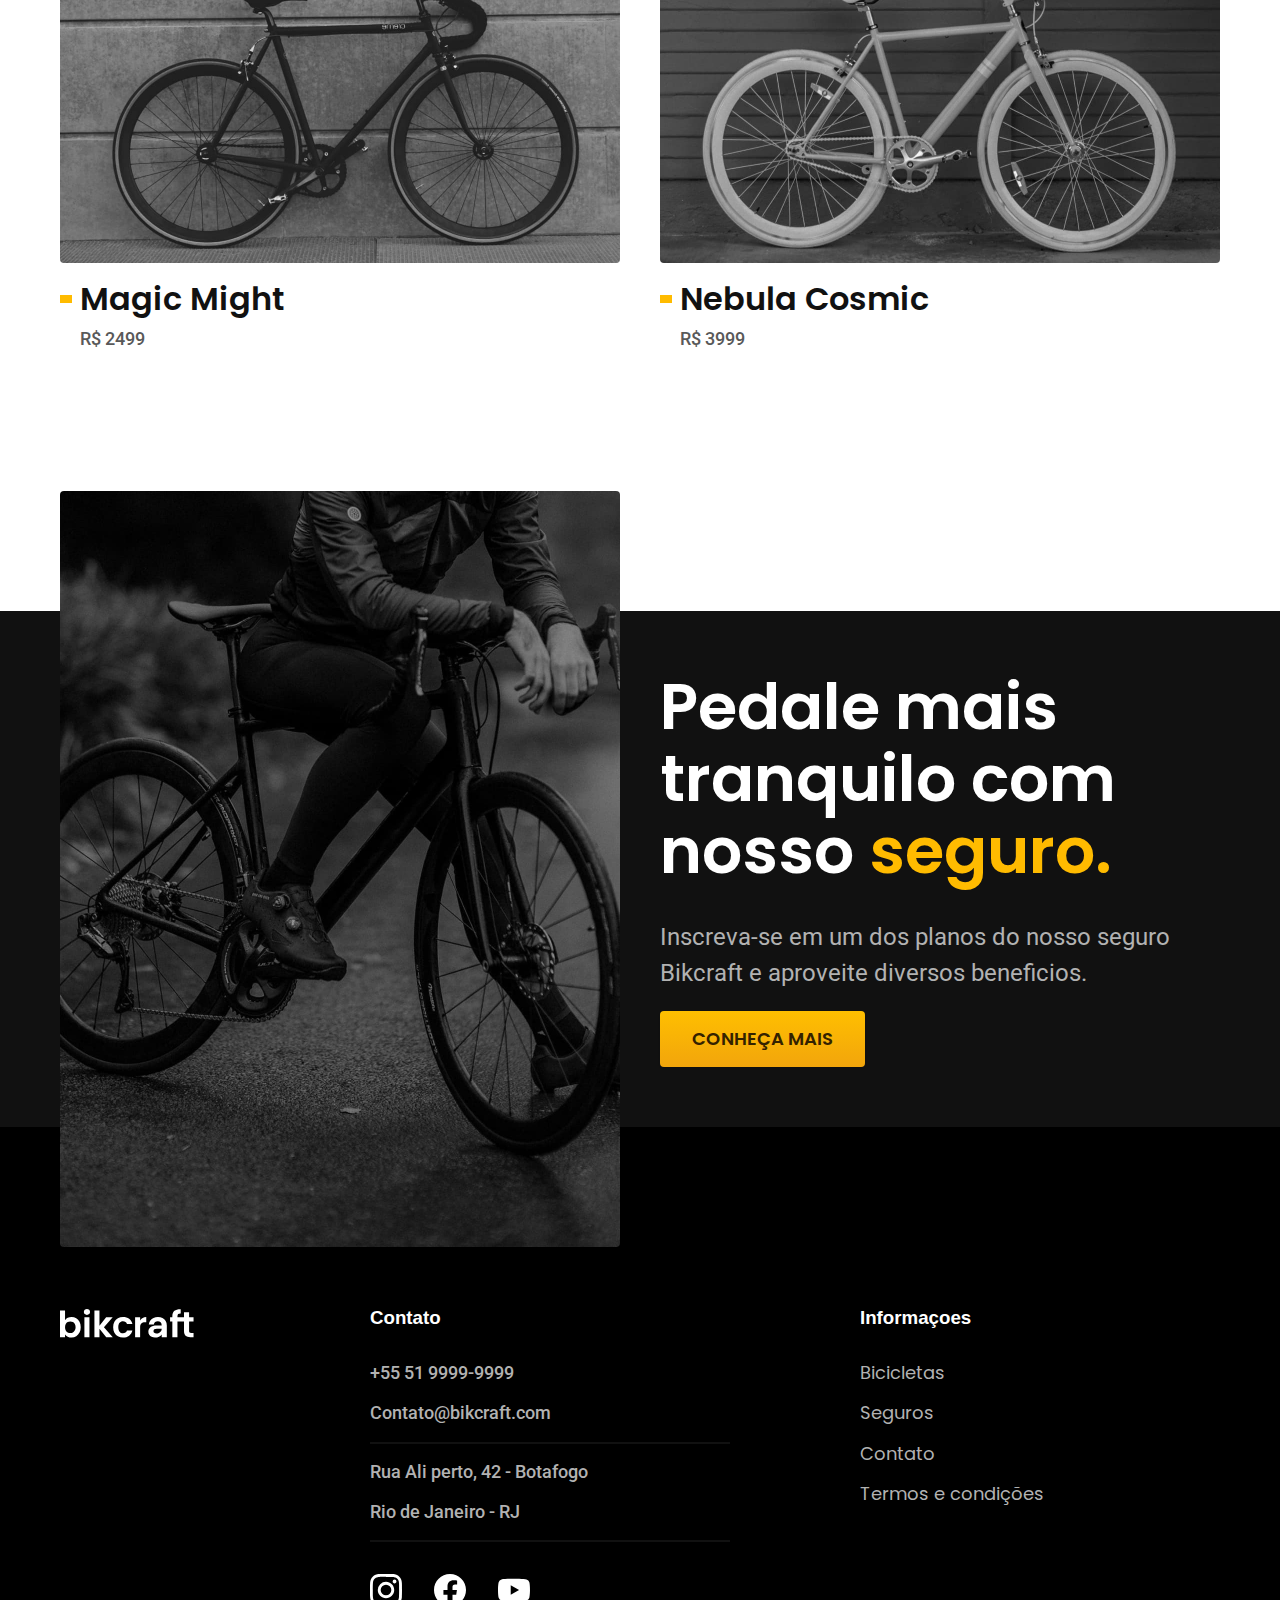
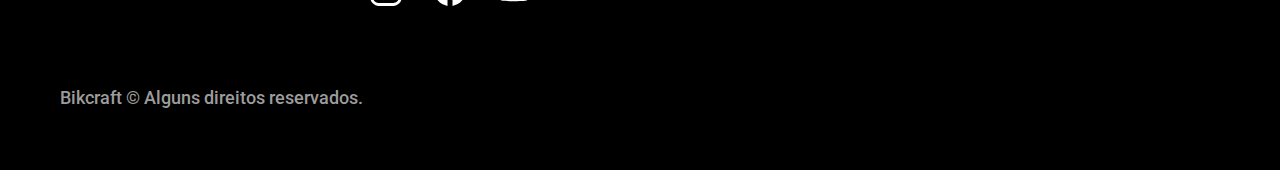
<file: bicicletas/nimbus.html>
<!DOCTYPE html>
<html lang="pt-BR">

<head>
  <meta charset="UTF-8">
  <meta http-equiv="X-UA-Compatible" content="IE=edge">
  <meta name="viewport" content="width=device-width, initial-scale=1.0">
  <meta name="description" content="Nimbus">
  <title>Nimbus Stark | Bikcraft</title>

  <link rel="icon" href="../img/favicon-bik.svg" type="image/svg+xml">
  <link rel="preload" href="../css/style.min.css" as="style">
  <link rel="stylesheet" href="../css/style.min.css">

  <link rel="preconnect" href="https://fonts.googleapis.com">
  <link rel="preconnect" href="https://fonts.gstatic.com" crossorigin>
  <link href="https://fonts.googleapis.com/css2?family=Merriweather:ital,wght@1,900&family=Poppins:wght@400;600&family=Roboto:wght@400;500&display=swap" rel="stylesheet">
  <script>document.documentElement.classList.add('js')</script>
</head>

<body id="bicicleta">
  <header class="header-bg">
    <div class="header container">
      <a href="../">
        <img src="../img/bikcraft.svg" alt="Bikcraft">
      </a>

      <nav aria-label="primaria">
        <ul class="header-menu font-1-m cor-0">
          <li><a href="../bicicletas.html">Bicicletas</a></li>
          <li><a href="../seguros.html">Seguros</a></li>
          <li><a href="../contato.html">Contato</a></li>
        </ul>
      </nav>
    </div>
  </header>

  <main class="titulo-bg">
    <div>
      <div class="titulo container">
        <p class="font-2-xl cor-5">R$ 4999</p>
        <h1 class="texto-grande cor-0">Nimbus Stark<span class="cor-p1">.</span></h1>
      </div>
    </div>

    <div class="bicicleta container">
      <div class="bicicleta-imagens">
        <img src="../img/bicicleta/nimbus1.jpg" alt="Bicicleta 1">
        <img src="../img/bicicleta/nimbus2.jpg" alt="Bicicleta 2">
        <img src="../img/bicicleta/nimbus3.jpg" alt="Bicicleta 3">
      </div>

      <div class="bicicleta-conteudo">
        <p class="font-2-l cor-5">A Nimbus Stark é a melhor Bikcraft já criada pela nossa equipe. Ela vem equipada com os melhores acessórios, o que garante meior velocidade.</p>
        <div class="bicicleta-comprar">
          <a class="botao" href="../orcamento.html?tipo=bikcraft&produto=nimbus">Comprar Agora</a>
          <span class="font-1-xs cor-6"><img src="../img/icones/entrega.svg" alt="">Entrega em 5 dias</span>
          <span class="font-1-xs cor-6"><img src="../img/icones/estoque.svg" alt="">18 em estoque</span>
        </div>

        <h2 class="font-1-xs cor-0">Informações</h2>
        <ul class="bicicleta-informacoes">
          <li>
            <img src="../img//icones/eletrica.svg" alt="">
            <h3 class="font-1-m cor-0">Motor Elétrico</h3>
            <p class="font-2-xs cor-5">Permite você viajar destâncias inimaginaveis com a sua bike.</p>
          </li>
          <li>
            <img src="../img//icones/velocidade.svg" alt="">
            <h3 class="font-1-m cor-0">50 km/h</h3>
            <p class="font-2-xs cor-5">A mais rápida bicicleta elétrica disponível hoje no mercado.</p>
          </li>
          <li>
            <img src="../img//icones/rastreador.svg" alt="">
            <h3 class="font-1-m cor-0">Rastreador</h3>
            <p class="font-2-xs cor-5">Rastreador e sistema anti-furto para garantir o seu sossego.</p>
          </li>
          <li>
            <img src="../img//icones/carbono.svg" alt="">
            <h3 class="font-1-m cor-0">Fibra de Carbono</h3>
            <p class="font-2-xs cor-5">Maior proteção possível para a sua Bikcraft com fibra de carbono.</p>
          </li>
        </ul>
        <h2 class="font-1-xs cor-0">Ficha técnica</h2>
        <ul class="bicicleta-ficha font-2-s cor-4">
          <li>Peso <span>9kg</span></li>
          <li>Altura <span>60cm</span></li>
          <li>Largura <span>120cm</span></li>
          <li>Profundidade <span>10cm</span></li>
          <li>Marchas <span>16</span></li>
          <li>Roda <span>29</span></li>
        </ul>
      </div>
    </div>
  </main>

  <article class="bicicletas-lista container">
    <h2 class="texto-grande">escolha a sua<span class="cor-p1">.</span></h2>

    <ul>
      <li>
        <a href="./magic.html">
          <img src="../img/bicicletas/magic.jpg" alt="Bicicleta preta">
          <h3 class="font-1-xl">Magic Might</h3>
          <span class="font-2-m cor-8">R$ 2499</span>
        </a>
      </li>
      <li>
        <a href="./nebula.html">
          <img src="../img/bicicletas/nebula.jpg" alt="Bicicleta preta">
          <h3 class="font-1-xl">Nebula Cosmic</h3>
          <span class="font-2-m cor-8">R$ 3999</span>
        </a>
      </li>
    </ul>
  </article>

  <article class="seguro-bg">
    <div class="seguro container">
      <div class="seguro-imagem">
        <img src="../img/fotos/seguros.jpg" alt="Pessoa parada em cima de uma bicicleta">
      </div>
      <div class="seguro-conteudo">
        <h2 class="texto-grande cor-0">Pedale mais tranquilo com nosso <span class="cor-p1">seguro.</span></h2>
        <p class="font-2-l cor-5">Inscreva-se em um dos planos do nosso seguro Bikcraft e aproveite diversos beneficios.</p>
        <a class="botao" href="../seguros.html">Conheça Mais</a>
      </div>
    </div>
  </article>

  <footer class="footer-bg">
    <div class="footer container">
      <img src="../img/bikcraft.svg" alt="Bikcraft">
      <div class="footer-contato">
        <h3 class="font-2-1-b cor-0">Contato</h3>
        <ul class="font-2-m cor-5">
          <li><a href="tel:+555199999999">+55 51 9999-9999</a></li>
          <li><a href="mailto:Contato@bikcraft.com">Contato@bikcraft.com</a></li>
          <li>Rua Ali perto, 42 - Botafogo</li>
          <li>Rio de Janeiro - RJ</li>
        </ul>
        <div class="footer-redes">
          <a href="../">
            <img src="../img/redes/instagram.svg" alt="Instagram">
          </a>
          <a href="../">
            <img src="../img/redes/facebook.svg" alt="Facebook">
          </a>
          <a href="../">
            <img src="../img/redes/youtube.svg" alt="Youtube">
          </a>
        </div>
      </div>
      <div class="footer-informacoes">
        <h3 class="font-2-1-b cor-0">Informaçoes</h3>
        <nav>
          <ul class="font-1-m cor-5">
            <li><a href="../bicicletas.html">Bicicletas</a></li>
            <li><a href="../seguros.html">Seguros</a></li>
            <li><a href="../contato.html">Contato</a></li>
            <li><a href="../termos.html">Termos e condições</a></li>
          </ul>
        </nav>
      </div>
      <p class="footer-copy font-2-m cor-6">Bikcraft © Alguns direitos reservados.</p>
    </div>
  </footer>
  <script src="../js/script.js"></script>
</body>

</html>
</file>
<file: css/style.min.css>
body{margin:0;font-family:Arial,Helvetica,sans-serif;color:#111}blockquote,dd,h1,h2,h3,h4,p,ul{margin:0}ul{margin:0;padding:0;list-style:none}a{text-decoration:none;color:inherit}img{max-width:100%;height:auto;display:block}img[src$=".jpg"]{border-radius:4px}.font-1-xs{font:400 0.75rem/1.35 Poppins,sans-serif}.font-2-xs{font:400 0.875rem/1.43 Roboto,sans-serif}.font-1-s{font:400 1rem/1.5 Poppins,sans-serif}.font-2-s{font:400 1rem/1.5 Roboto,sans-serif}.font-1-m,.font-1-m-b{font:400 1.125rem/1.35 Poppins,sans-serif}.font-1-m-b{font-weight:600}.font-2-m{font:500 1.125rem/1.35 Roboto,sans-serif}.font-1-l{font:400 1.5rem/1.5 Poppins,sans-serif}.font-2-l,.font-2-l-b{font:400 1.5rem/1.5 Roboto,sans-serif}.font-2-l-b{font-weight:500;letter-spacing:.015em;text-transform:uppercase}.font-1-xl{font:600 2rem/1.25 Poppins,sans-serif}.font-2-xl{font:500 2rem/1.25 Roboto,sans-serif}.texto-grande{font-size:4rem;line-height:1.125;font-family:Poppins,sans-serif;font-weight:600}.texto-medio{font-size:1.5rem;line-height:1.5;font-family:Roboto,sans-serif;font-weight:400}@media (max-width:1200px){.texto-grande{font-size:48px}.font-2-l,.font-2-l-b{font-size:1.125}}@media (max-width:800px){.texto-grande{font-size:2rem}.font-1-xl,.font-2-xl{font-size:1.5rem}}:root{--cor-0:#ffffff;--cor-1:#f7f7f7;--cor-2:#ededed;--cor-3:#dedede;--cor-4:#cccccc;--cor-5:#b2b2b2;--cor-6:#9c9c9c;--cor-7:#717171;--cor-8:#595959;--cor-9:#404040;--cor-10:#2e2e2e;--cor-11:#111111;--cor-12:#000000;--cor-p1:#ffbb00;--cor-p2:#e4a30b;--cor-p3:#a66f00;--cor-p4:#664400;--cor-p5:#332200}.cor-0{color:var(--cor-0)}.cor-1{color:var(--cor-1)}.cor-2{color:var(--cor-2)}.cor-3{color:var(--cor-3)}.cor-4{color:var(--cor-4)}.cor-5{color:var(--cor-5)}.cor-6{color:var(--cor-6)}.cor-7{color:var(--cor-7)}.cor-8{color:var(--cor-8)}.cor-9{color:var(--cor-9)}.cor-10{color:var(--cor-10)}.cor-11{color:var(--cor-11)}.cor-12{color:var(--cor-12)}.cor-p1{color:var(--cor-p1)}.cor-p2{color:var(--cor-p2)}.cor-p3{color:var(--cor-p3)}.cor-p4{color:var(--cor-p4)}.cor-p5{color:var(--cor-p5)}.js .fadeInDown{transform:translate3d(0,-20px,0)}.js .fadeInUp{transform:translate3d(0,20px,0)}.js .fadeInRight{transform:translate3d(20px,0,0)}.js .fadeInLeft{transform:translate3d(-20px,0,0)}.js [data-anime]{opacity:0}.js .anime{opacity:1;transform:none;transition:transform .8s,opacity .8s}.header-bg{background-color:var(--cor-12)}.header{display:flex;flex-wrap:wrap;gap:20px;justify-content:space-between;align-items:center;padding-top:20px;padding-bottom:20px}.header-menu{display:flex;flex-wrap:wrap;gap:40px}.header-menu a{display:inline-block;padding:16px 0;position:relative}.header-menu a:after{content:'';display:block;height:2px;width:0;background:var(--cor-0);margin-top:4px;transition:.3s;position:absolute}.header-menu a.ativo::after,.header-menu a:hover::after{width:100%}@media (max-width:800px){.header-menu{gap:20px}.header-menu a{background:var(--cor-11);padding:12px 16px;border-radius:4px}.header-menu a:hover{background:var(--cor-10)}.header a:after{display:none}}@media (max-width:600px){.header-menu{gap:12px}.header-menu a{padding:8px 12px;font-size:14px}}.footer-bg{background-color:var(--cor-12)}.footer{display:grid;grid-template-columns:3fr 5fr 4fr;gap:40px;padding-top:60px;padding-bottom:60px}.footer h3{margin-bottom:32px}.footer-contato ul{margin-bottom:32px}.footer-contato li:nth-child(2n):after{content:'';display:block;max-width:360px;height:2px;background:var(--cor-11);margin-top:16px}.footer li{margin-bottom:16px}.footer-redes{display:flex;gap:32px}.footer a:hover{color:var(--cor-0)}.footer-copy{grid-column:1/-1;margin-top:40px}@media (max-width:800px){.footer>img{display:none}.footer{grid-template-columns:1fr 1fr}}@media (max-width:600px){.footer{grid-template-columns:1fr;gap:60px}.footer-copy{margin-top:0}}.container{max-width:1200px;padding-right:20px;padding-left:20px;box-sizing:border-box;margin-left:auto;margin-right:auto}.botao{display:inline-block;padding:16px 32px;background:linear-gradient(#ffbf00,#f2a50c);border-radius:4px;box-shadow:0 1px 2px rgba(0,0,0,.1);text-transform:uppercase;color:var(--cor-p5);font-size:18px;line-height:1.33;font-family:Poppins;font-weight:600;max-width:max-content;border:none;cursor:pointer}.botao:hover{background:linear-gradient(#ffb60d,#e59317)}.botao.secundario{background:var(--cor-10);color:var(--cor-2)}.botao.secundario:hover{background:var(--cor-9)}.botao.seta{display:flex;align-items:center}.botao.seta::after{content:"";display:inline-block;width:18px;height:10px;margin-left:12px;background:url("../img/icones/seta.svg");transition:.3s}.botao.seta:hover::after{transform:translateX(5px)}@media (max-width:600px){.botao{padding:12px 16px;font-size:1rem}}.link{display:inline-block;color:var(--cor-p1);font:500 1.5rem/1.5 Poppins,sans-serif;text-transform:uppercase}.link::after{content:"";display:block;width:100%;height:4px;background-color:currentColor}.link:hover{color:var(--cor-0)}.titulo-bg{background-color:var(--cor-11);padding-top:60px;padding-bottom:60px}.titulo{background:url("../img/dec/top-right.svg") no-repeat top right 20px}.titulo p{margin-bottom:4px}@media (max-width:800px){.titulo{padding-top:40px;padding-bottom:40px}.titulo p{font-size:1rem;text-transform:lowercase;font-weight:400}}.form{display:grid;grid-template-columns:1fr 1fr;gap:20px}.form label{display:block;font:500 1rem/1.5 Poppins,sans-serif;margin-bottom:4px}.form .col-2{grid-column:span 2}.form input[type=email],.form input[type=text],.form textarea{font:400 1rem/1.5 Roboto,sans-serif;background:var(--cor-1);border:1px solid var(--cor-2);padding:12px;border-radius:4px;width:100%;box-sizing:border-box}.form input[type=email]:focus,.form input[type=text]:focus,.form textarea:focus{outline:0;border-color:var(--cor-p1);background:var(--cor-0);box-shadow:0 0 0 2px #fea}@media (max-width:600px){.form{grid-template-columns:1fr}.form .col-2{grid-column:1}}.introducao-bg{background:var(--cor-12) url("../img/dec/bottom-left.svg") no-repeat bottom 160px left 20px;box-shadow:inset 0 -120px var(--cor-0)}.introducao{display:grid;grid-template-columns:1fr 1fr;gap:0 40px}.introducao-conteudo{align-self:end;padding-bottom:200px}.introducao img{width:100%;height:100%;object-fit:cover;border-radius:4px}.introducao h1{margin-bottom:32px}.introducao p{margin-bottom:20px}@media (max-width:1350px){.introducao-bg{background:var(--cor-12)}}@media (max-width:800px){.introducao-bg{padding-top:40px;background:var(--cor-11);box-shadow:inset 0 -60px #fff}.introducao{grid-template-columns:1fr;gap:32px}.introducao-conteudo{padding-bottom:0}.introducao h1{margin-bottom:16px}.introducao img{height:300px;width:100%}}.tecnologia-bg{background-color:var(--cor-11);box-shadow:inset 0 80px var(--cor-0),inset 0 -80px var(--cor-0)}.tecnologia{display:grid;grid-template-columns:1fr 1fr;gap:40px}.tecnologia-imagem img{width:100%;height:100%;object-fit:cover;object-position:left}.tecnologia-conteudo{padding-top:160px;padding-bottom:160px}.tecnologia-conteudo>span{display:block;margin-bottom:20px}.tecnologia-conteudo h2{margin-bottom:32px}.tecnologia-conteudo>p{margin-bottom:20px}.tecnologia a{margin-bottom:80px}.tecnologia-vantagens{display:flex;gap:40px}.tecnologia-vantagens h3{margin-bottom:8px;width:max-content}.tecnologia-vantagens img{width:24px;margin-bottom:8px}@media (max-width:800px){.tecnologia-bg{box-shadow:initial}.tecnologia{grid-template-columns:1fr}.tecnologia-conteudo{padding-bottom:60px;padding-top:60px}.tecnologia-imagem{display:none}.tecnologia a{margin-bottom:60px}}@media (max-width:600px){.tecnologia-vantagens{flex-direction:column}}.parceiros{padding-top:60px;padding-bottom:120px}.parceiros h2{margin-bottom:60px}.parceiros ul{padding:0 20px;max-width:1400px;display:grid;grid-template-columns:repeat(4,1fr);margin:0 auto}.parceiros li{display:flex;padding:32px;border-left:2px solid var(--cor-2)}.parceiros img{margin:auto}.parceiros li:first-child,.parceiros li:nth-child(5){border-left:none}.parceiros li:nth-child(n+5){border-top:2px solid var(--cor-2)}@media (max-width:800px){.parceiros{padding-bottom:60px}.parceiros li{padding:20px}.parceiros h2{margin-bottom:20px}.parceiros ul{grid-template-columns:1fr 1fr}.parceiros li:nth-child(n+3){border-top:2px solid var(--cor-2)}.parceiros li:nth-child(odd){border-left:none}}.depoimento{display:grid;grid-template-columns:1fr 1fr;background-color:var(--cor-p1);overflow:hidden}.depoimento img{width:100%;height:100%;object-fit:cover;border-radius:0}.depoimento-conteudo{align-self:end;padding:40px 40px 80px 80px;background:url("../img/dec/bottom-right-p.svg") no-repeat bottom 40px right 40px}.depoimento-conteudo p{font-family:Merriweather,serif;font-style:italic;font-weight:900;margin-bottom:32px;max-width:32ch;position:relative}.depoimento p::after,.depoimento p::before{font-size:5rem;color:var(--cor-p2);position:absolute}.depoimento p::before{content:'“';left:-50px;top:-20px}.depoimento p::after{content:'”'}@media (min-width:1200px){.depoimento img{max-width:720px}}@media (max-width:800px){.depoimento{grid-template-columns:1fr;text-align:center}.depoimento-conteudo{padding:40px 20px;justify-self:center}.depoimento img{max-height:200px}}.bicicletas-lista{padding-top:60px;padding-bottom:120px}.bicicletas-lista h2{margin-bottom:40px}.bicicletas-lista ul{display:flex;gap:40px;padding:0 20px 20px 20px;max-width:1400px;margin-left:auto;margin-right:auto;overflow-x:auto}#bicicleta .bicicletas-lista ul{padding:0 0 20px 0}.bicicletas-lista li{min-width:280px}.bicicletas-lista a{display:block}.bicicletas-lista img{margin-bottom:16px}.bicicletas-lista h3{margin-bottom:8px;display:flex;align-items:center}.bicicletas-lista h3::before{content:'';display:inline-block;height:8px;width:12px;margin-right:8px;background-color:var(--cor-p1);transition:width .2s}.bicicletas-lista a:hover h3::before{width:24px}.bicicletas-lista li span{padding-left:20px}@media (max-width:800px){.bicicletas-lista{padding-bottom:60px}.bicicletas-lista ul{gap:20px}}.bicicletas-bg{background:linear-gradient(to right,var(--cor-0) 30%,var(--cor-11) 30%)}.bicicletas{display:grid;grid-template-columns:1fr 1fr;gap:40px;padding-top:60px;padding-bottom:60px;background:url("../img/dec/top-right.svg") no-repeat top 40px right 20px}.bicicletas-imagem{position:relative}.bicicletas-imagem span{background:var(--cor-12);display:inline-block;padding:8px 16px 8px 8px;position:absolute;top:20px;right:0;border-radius:4px 0 0 5px}.bicicletas-conteudo{display:grid;grid-template-columns:1fr auto;align-content:start}.bicicletas-conteudo h2,.bicicletas-conteudo p{grid-column:1/-1}.bicicletas h2{margin-bottom:20px}.bicicletas h2::before{content:"";display:block;width:12px;height:8px;background-color:var(--cor-p1);margin-bottom:8px}.bicicletas p{margin-bottom:32px}.bicicletas a{place-self:end}.bicicletas li{display:flex;align-items:center}.bicicletas ul{display:grid;gap:16px}.bicicletas-conteudo img{width:24px;margin-right:8px}@media (max-width:800px){.bicicletas-bg{background:var(--cor-11)}.bicicletas{grid-template-columns:1fr;gap:20px;padding-top:40px;padding-bottom:40px}}@media (max-width:600px){.bicicletas-conteudo{grid-template-columns:1fr}.bicicletas ul{font-size:1rem;margin-bottom:32px;grid-template-columns:1fr 1fr}.bicicletas a{place-self:start}}.bicicleta{display:grid;grid-template-columns:1fr 1fr;align-items:start;gap:40px;padding-top:60px;padding-bottom:60px}#bicicleta .titulo p{text-transform:uppercase}.bicicleta-imagens{display:flex;flex-wrap:wrap;gap:20px}.bicicleta-imagens img{flex:1;min-width:200px}.bicicleta-imagens img:first-child{min-width:100%}.bicicleta-conteudo>p{margin-bottom:32px}.bicicleta-comprar{display:grid;grid-template-columns:max-content auto;align-items:center;justify-items:start;gap:8px 12px;margin-bottom:40px}.bicicleta-comprar a{grid-row:span 2}.bicicleta-comprar span{display:flex;align-items:center;background-color:var(--cor-12);padding:4px 8px;border-radius:4px;gap:8px}.bicicleta-conteudo h2{text-transform:uppercase;letter-spacing:.15em;margin-bottom:12px}.bicicleta-ficha,.bicicleta-informacoes{padding:32px;background-color:var(--cor-12);border-radius:4px}.bicicleta-informacoes{margin-bottom:40px;display:grid;grid-template-columns:1fr 1fr;gap:32px}.bicicleta-informacoes img{width:24px;margin-bottom:8px}.bicicleta-informacoes h3{margin-bottom:8px}.bicicleta-ficha li{padding:4px 0;display:flex;justify-content:space-between;border-bottom:1px solid var(--cor-11)}.bicicleta-ficha li:last-child{border-bottom:none}.bicicleta-ficha span{color:var(--cor-6)}@media (max-width:800px){.bicicleta{grid-template-columns:1fr;padding-top:40px;padding-bottom:40px}.bicicleta-imagens{grid-row:2}}@media (max-width:400px){.bicicleta-informacoes{grid-template-columns:1fr}.bicicleta-comprar{grid-template-columns:1fr}}.seguro-bg{background-color:var(--cor-11);box-shadow:inset 0 120px var(--cor-0),inset 0 -120px var(--cor-12)}.seguro{display:grid;grid-template-columns:1fr 1fr;gap:40px}.seguro-imagem img{width:100%;height:100%;object-fit:cover}.seguro-conteudo{padding-top:180px;padding-bottom:180px}.seguro h2{margin-bottom:32px}.seguro p{margin-bottom:20px}@media (max-width:800px){.seguro-bg{box-shadow:inset 0 -60px var(--cor-12)}.seguro{grid-template-columns:1fr}.seguro-conteudo{grid-row:1;padding-top:40px;padding-bottom:0}}.seguros-bg{background:var(--cor-11)}.seguros{padding-top:60px;padding-bottom:60px;display:grid;grid-template-columns:1fr 1fr;gap:40px;align-items:center}#seguros .seguros{padding-top:0}.seguros h2{grid-column:1/-1}.seguros-item{background-color:var(--cor-12);padding:32px 32px 32px 60px;display:grid;grid-template-columns:1fr auto;border-radius:4px}.seguros-item h3{margin-bottom:40px}.seguros-item span{grid-column:2;display:block;text-align:right}.seguros-item ul{grid-column:1/-1;margin-bottom:32px}.seguros-item li{display:flex;align-items:center;position:relative}.seguros-item li+li{margin-top:20px}.seguros-item li::before{content:'';display:block;width:13px;height:9px;background-image:url("../img/icones/lista.svg");position:absolute;left:-21px}.seguros-item a{grid-column:1/-1}@media (max-width:800px){.seguros{grid-template-columns:1fr}}.vantagens-bg{background-color:var(--cor-12)}.vantagens{padding-top:120px;padding-bottom:120px}.vantagens h2{margin-bottom:60px}.vantagens ul{display:grid;grid-template-columns:repeat(auto-fit,minmax(280px,max-content));gap:40px 80px}.vantagens h3,.vantagens img{margin-bottom:8px}@media (max-width:800px){.vantagens{padding-top:60px;padding-bottom:60px}.vantagens h2{margin-bottom:40px}.vantagens ul{gap:20px}}.perguntas{padding-top:120px;padding-bottom:120px}.perguntas h2{margin-bottom:60px}.perguntas dl>div{padding:20px;border-radius:4px}.perguntas dl>div:nth-child(odd){background-color:var(--cor-1)}.perguntas button{display:grid;grid-template-columns:auto 1fr auto;align-items:center;gap:8px;cursor:pointer;border:none;background:0 0;width:100%;text-align:left}.perguntas button::before{content:'';display:inline-block;width:12px;height:8px;background-color:var(--cor-p1)}.perguntas button::after{content:'';display:inline-block;width:14px;height:6px;background-image:url("../img/icones/seta-abrir.svg");transition:.3s}.perguntas button:hover::after,.perguntas button[aria-expanded=true]::after{transform:rotate(180deg)}.js .perguntas dd{display:none}.js .perguntas dd.ativa{display:block}.perguntas dd{padding-left:20px;padding-top:16px;max-width:80ch}@media (max-width:800px){.perguntas{padding-top:60px;padding-bottom:60px}.perguntas h2{margin-bottom:40px}}#contato{background:linear-gradient(var(--cor-11) 600px,var(--cor-1) 0)}.contato{display:grid;grid-template-columns:5fr 7fr}.contato-dados,.contato-formulario{padding:60px;box-shadow:0 1px 2px rgba(0,0,0,.1)}.contato-dados{background:var(--cor-12) url("../img/dec/bottom-left.svg") no-repeat bottom 20px left 20px;border-radius:5px 0 0 5px}.contato-formulario{border-radius:0 5px 5px 0;background:var(--cor-0) url("../img/dec/bottom-right.svg") no-repeat bottom 20px right 20px}.contato-dados h2{margin-bottom:60px}.contato-endereco{margin-bottom:32px;padding-left:28px;background:url("../img/icones/local.svg") no-repeat 0 4px}.contato-endereco p{margin-bottom:8px}.contato-meios a{display:block;max-width:max-content;margin-bottom:8px;padding-left:28px}.contato-meios a:hover{color:var(--cor-0)}.contato-meios a:first-child{background:url("../img/icones/email.svg") no-repeat 0 2px}.contato-dados a:nth-child(2){margin-bottom:32px}.contato-meios a:nth-child(3){background:url("../img/icones/telefone.svg") no-repeat;margin-bottom:60px}.contato-redes{display:flex;gap:32px;padding-left:28px}@media (max-width:800px){.contato{grid-template-columns:1fr;gap:0}.contato-dados,.contato-formulario{padding:20px}.contato-dados{border-radius:5px 5px 0 0;background:var(--cor-12)}.contato-formulario{border-radius:0 0 5px 5px}.contato-dados h2{margin-bottom:32px}.contato-meios a:nth-child(3){background:url("../img/icones/telefone.svg") no-repeat;margin-bottom:32px}.contato-redes{margin-bottom:12px}}.lojas{display:grid;grid-template-columns:1fr 1fr;gap:0 40px;padding-top:120px;padding-bottom:120px}.lojas h2{grid-column:1/-1;margin-bottom:60px}.lojas img{border-radius:4px 4px 0 0}.lojas-item{border-radius:4px;background:var(--cor-0);box-shadow:0 1px 2px rgba(0,0,0,.1)}.lojas-conteudo{display:grid;grid-template-columns:1fr 1fr;gap:32px 16px;padding:32px}.lojas-conteudo h3,.lojas-tempo{grid-column:1/-1}.lojas-dados{display:grid;gap:8px;border-left:2px solid var(--cor-2);padding-left:12px}.lojas-tempo{display:flex;align-items:center;gap:8px}@media (max-width:800px){.lojas{gap:20px;padding-top:60px;padding-bottom:60px}.lojas h2{margin-bottom:32px}.lojas-conteudo{grid-template-columns:1fr}}@media (max-width:600px){.lojas{grid-template-columns:1fr}}#orcamento{background:linear-gradient(var(--cor-11) 600px,var(--cor-1) 0)}.orcamento{display:grid;grid-template-columns:5fr 7fr;padding-bottom:120px}.orcamento h2{text-transform:uppercase;position:relative;display:flex;align-items:center}.orcamento h2::before{content:"";display:inline-block;width:4px;height:8px;background-color:var(--cor-p1);position:absolute;left:-12px}.orcamento-dados,.orcamento-produto{padding:60px;box-shadow:0 1px 2px rgba(0,0,0,.1)}.orcamento-produto{border-radius:5px 0 0 5px;background:var(--cor-12) url("../img/dec/bottom-left.svg") no-repeat bottom 20px left 20px;display:grid;grid-template-columns:1fr 1fr;gap:20px;align-content:start}.orcamento-produto>*{grid-column:1/-1}.orcamento-produto>label{grid-column:initial}.orcamento-produto label{font:400 1rem/1.5 Poppins,sans-serif;color:var(--cor-4);background-color:var(--cor-10);padding:12px 16px;border-radius:4px;cursor:pointer;display:grid;grid-template-columns:auto 1fr auto;align-items:center;border:1px solid var(--cor-10)}.orcamento-produto input:checked+label{background:var(--cor-0);color:var(--cor-11)}.orcamento-produto label::before{content:'';display:inline-block;box-sizing:border-box;width:12px;height:12px;border:1px solid var(--cor-6);border-radius:50%;margin-right:8px}.orcamento-produto input:checked+label::before{border-color:var(--cor-7);box-shadow:inset 0 0 0 3px var(--cor-0),inset 0 0 0 6px var(--cor-7)}.orcamento-produto label:hover{background-color:var(--cor-9);border-color:var(--cor-9)}.orcamento-produto input:focus+label{box-shadow:0 0 0 2px var(--cor-p1);border-color:var(--cor-12)}.orcamento-produto label span{display:none}.orcamento-produto input:checked+label span{display:inline-block}.orcamento-produto input{opacity:0;position:absolute;pointer-events:none}.orcamento-dados{border-radius:0 5px 5px 0;background:var(--cor-0) url("../img/dec/bottom-right.svg") no-repeat bottom 20px right 20px}.orcamento-conteudo{display:none}.orcamento-conteudo h2,.orcamento-dados h2:nth-of-type(n+2){margin-top:20px}#bikcraft:checked~#orcamento-bikcraft,#seguro:checked~#orcamento-seguro{display:grid;gap:20px}.orcamento-detalhes{display:none;background:var(--cor-0);padding:20px;grid-template-columns:1fr 1fr;border-radius:4px;align-items:center}.orcamento-detalhes li{display:flex;align-items:center;margin-bottom:8px}.orcamento-detalhes li img{width:16px;margin-right:8px}.orcamento-produto input:checked+label+.orcamento-detalhes{display:grid}@media (max-width:1200px){.orcamento-dados,.orcamento-produto{padding:32px}}@media (max-width:800px){.orcamento{grid-template-columns:1fr}.orcamento-produto{border-radius:5px 5px 0 0;background:var(--cor-12)}.orcamento-dados{border-radius:0 0 5px 5px}}@media (max-width:400px){.orcamento-produto{grid-template-columns:1fr}}.termos{padding-top:80px;padding-bottom:80px}.termos h2{font-weight:600;margin-bottom:20px}.termos p+h2{margin-top:40px}.termos p{margin-bottom:24px;max-width:75ch}
</file>
